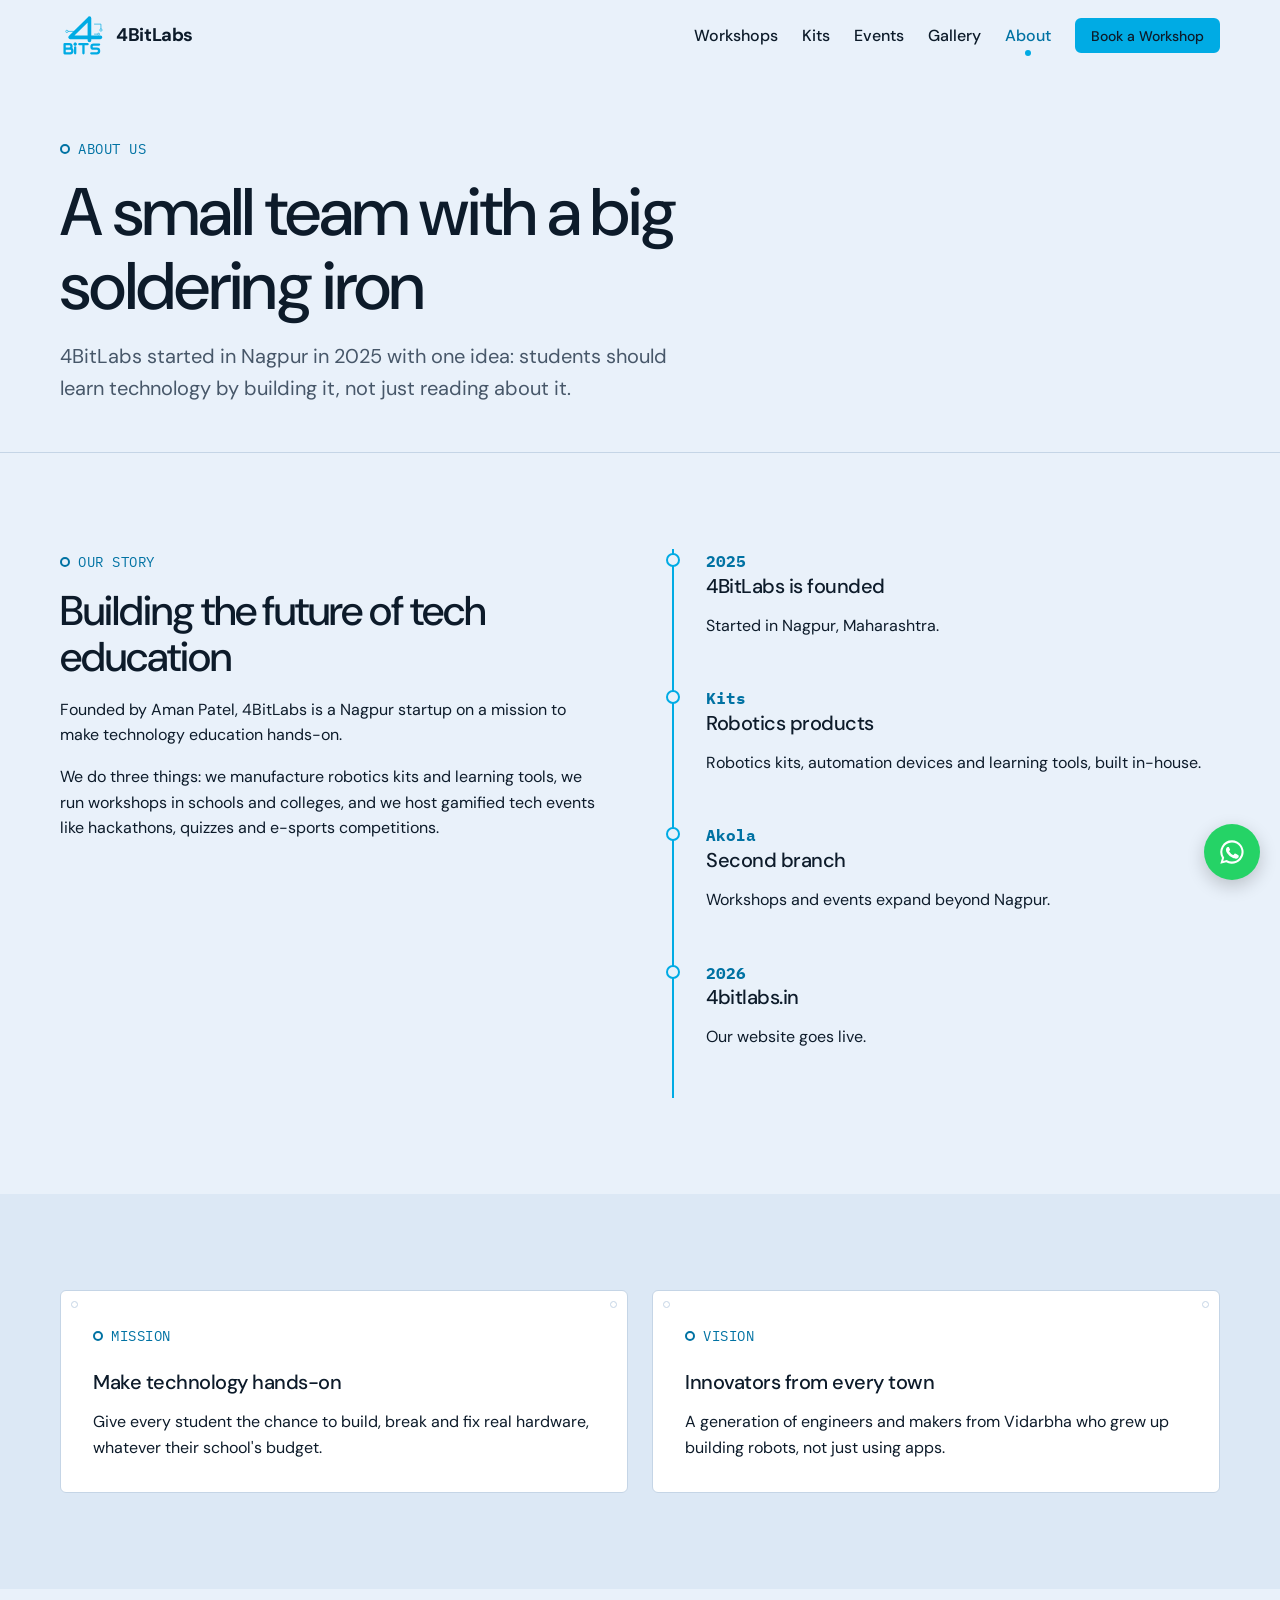
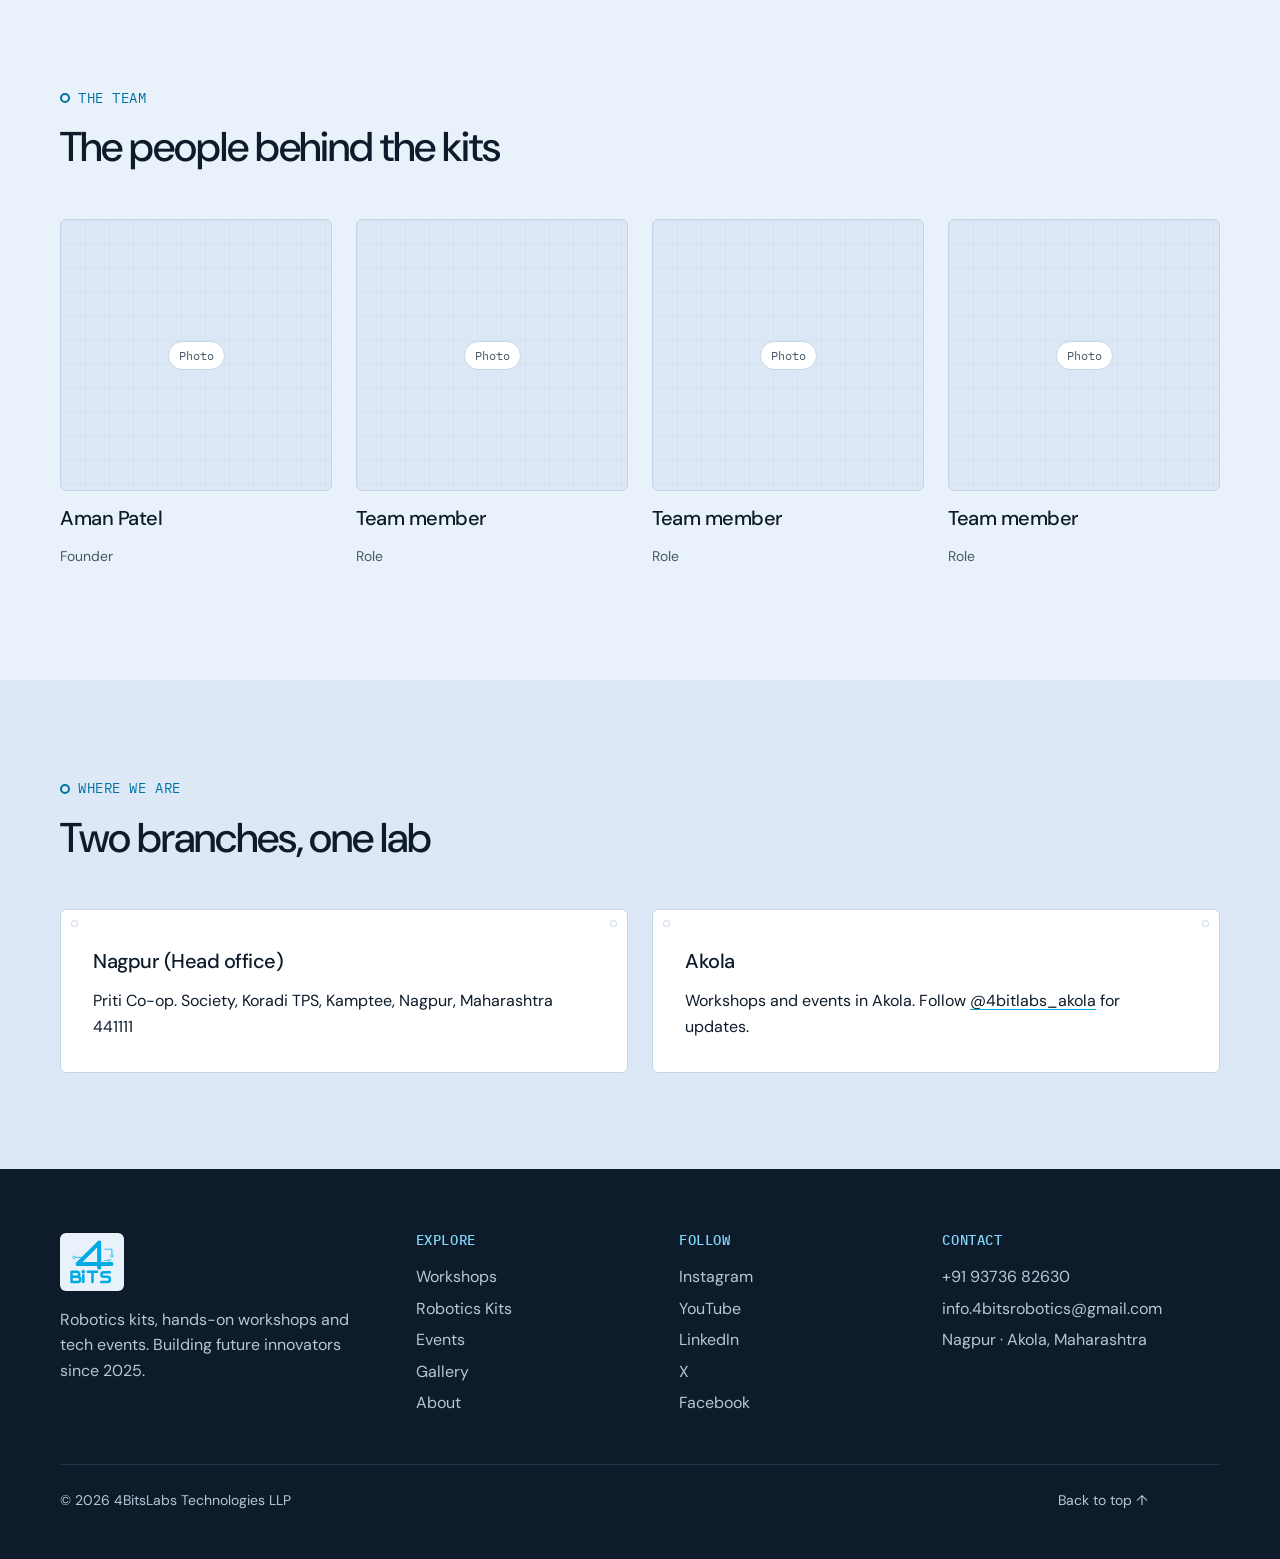
<file: about.html>
<!doctype html>
<html lang="en">
<head>
  <meta charset="utf-8">
  <meta name="viewport" content="width=device-width, initial-scale=1">
  <title>About 4BitLabs | Robotics & STEM Education, Nagpur</title>
  <meta name="description" content="4BitLabs is a Nagpur startup founded in 2025 to make robotics and coding hands-on, practical and fun for students.">
  <link rel="canonical" href="https://4bitlabs.in/about.html">
  <meta property="og:type" content="website">
  <meta property="og:site_name" content="4BitLabs">
  <meta property="og:title" content="About 4BitLabs | Robotics & STEM Education, Nagpur">
  <meta property="og:description" content="4BitLabs is a Nagpur startup founded in 2025 to make robotics and coding hands-on, practical and fun for students.">
  <meta property="og:url" content="https://4bitlabs.in/about.html">
  <meta name="theme-color" content="#00abe4">
  <link rel="icon" href="images/favicon.svg" type="image/svg+xml">
  <link rel="preconnect" href="https://fonts.googleapis.com">
  <link rel="preconnect" href="https://fonts.gstatic.com" crossorigin>
  <link rel="stylesheet" href="https://fonts.googleapis.com/css2?family=DM+Sans:opsz,wght@9..40,400..700&family=IBM+Plex+Mono:wght@400;500&display=swap">
  <link rel="stylesheet" href="css/styles.css">
  <script src="js/main.js" defer></script>
</head>
<body>
  <a class="skip-link" href="#main">Skip to content</a>

  <header class="site-header">
    <div class="wrap">
      <a class="brand" href="index.html">
        <img src="images/logo.svg" alt="" width="46" height="41">
        <span>4BitLabs</span>
      </a>
      <button class="nav-toggle" type="button" aria-expanded="false" aria-controls="site-nav" aria-label="Open menu"><span></span></button>
      <nav class="site-nav" id="site-nav" aria-label="Main">
        <ul class="nav-list">
        <li><a href="workshops.html">Workshops</a></li>
        <li><a href="kits.html">Kits</a></li>
        <li><a href="events.html">Events</a></li>
        <li><a href="gallery.html">Gallery</a></li>
        <li><a href="about.html" aria-current="page">About</a></li>
        <li><a class="btn btn--primary btn--small" href="contact.html">Book a Workshop</a></li>
        </ul>
      </nav>
    </div>
  </header>

  <main id="main">
    <section class="page-hero">
      <div class="wrap">
        <p class="label">About us</p>
        <h1>A small team with a big soldering iron</h1>
        <p class="lead">4BitLabs started in Nagpur in 2025 with one idea: students should learn technology by building it, not just reading about it.</p>
      </div>
    </section>

    <section class="section">
      <div class="wrap grid grid-2" style="gap: var(--s-8)">
        <div class="reveal">
          <p class="label">Our story</p>
          <h2>Building the future of tech education</h2>
          <p>Founded by Aman Patel, 4BitLabs is a Nagpur startup on a mission to make technology education hands-on.</p>
          <p>We do three things: we manufacture robotics kits and learning tools, we run workshops in schools and colleges, and we host gamified tech events like hackathons, quizzes and e-sports competitions.</p>
        </div>
        <ol class="timeline reveal">
          <li><b>2025</b><h3>4BitLabs is founded</h3><p>Started in Nagpur, Maharashtra.</p></li>
          <li><b>Kits</b><h3>Robotics products</h3><p>Robotics kits, automation devices and learning tools, built in-house.</p></li>
          <li><b>Akola</b><h3>Second branch</h3><p>Workshops and events expand beyond Nagpur.</p></li>
          <li><b>2026</b><h3>4bitlabs.in</h3><p>Our website goes live.</p></li>
        </ol>
      </div>
    </section>

    <section class="section section--alt">
      <div class="wrap grid grid-2">
        <div class="card reveal">
          <p class="label">Mission</p>
          <h3>Make technology hands-on</h3>
          <p>Give every student the chance to build, break and fix real hardware, whatever their school's budget.</p>
        </div>
        <div class="card reveal">
          <p class="label">Vision</p>
          <h3>Innovators from every town</h3>
          <p>A generation of engineers and makers from Vidarbha who grew up building robots, not just using apps.</p>
        </div>
      </div>
    </section>

    <section class="section" aria-labelledby="team">
      <div class="wrap">
        <div class="section-head reveal">
          <p class="label">The team</p>
          <h2 id="team">The people behind the kits</h2>
        </div>
        <div class="grid grid-4">
          <article class="person reveal">
            <figure class="photo"><figcaption>Photo</figcaption></figure>
            <h3>Aman Patel</h3>
            <p>Founder</p>
          </article>
          <article class="person reveal">
            <figure class="photo"><figcaption>Photo</figcaption></figure>
            <h3>Team member</h3>
            <p>Role</p>
          </article>
          <article class="person reveal">
            <figure class="photo"><figcaption>Photo</figcaption></figure>
            <h3>Team member</h3>
            <p>Role</p>
          </article>
          <article class="person reveal">
            <figure class="photo"><figcaption>Photo</figcaption></figure>
            <h3>Team member</h3>
            <p>Role</p>
          </article>
        </div>
      </div>
    </section>

    <section class="section section--alt" aria-labelledby="branches">
      <div class="wrap">
        <div class="section-head reveal">
          <p class="label">Where we are</p>
          <h2 id="branches">Two branches, one lab</h2>
        </div>
        <div class="grid grid-2">
          <div class="card reveal">
            <h3>Nagpur (Head office)</h3>
            <p>Priti Co-op. Society, Koradi TPS, Kamptee, Nagpur, Maharashtra 441111</p>
          </div>
          <div class="card reveal">
            <h3>Akola</h3>
            <p>Workshops and events in Akola. Follow <a href="https://www.instagram.com/4bitlabs_akola" rel="noopener" target="_blank">@4bitlabs_akola</a> for updates.</p>
          </div>
        </div>
      </div>
    </section>
  </main>

  <footer class="site-footer">
    <div class="wrap">
      <div class="footer-grid">
        <div class="footer-brand">
          <img src="images/logo.svg" alt="4BitLabs" width="64" height="58" loading="lazy">
          <p>Robotics kits, hands-on workshops and tech events. Building future innovators since 2025.</p>
        </div>
        <div>
          <h2>Explore</h2>
          <ul>
            <li><a href="workshops.html">Workshops</a></li>
            <li><a href="kits.html">Robotics Kits</a></li>
            <li><a href="events.html">Events</a></li>
            <li><a href="gallery.html">Gallery</a></li>
            <li><a href="about.html">About</a></li>
          </ul>
        </div>
        <div>
          <h2>Follow</h2>
          <ul>
            <li><a href="https://www.instagram.com/4bitlabs_official" rel="noopener" target="_blank">Instagram</a></li>
            <li><a href="https://www.youtube.com/@4bitlabsnagpur" rel="noopener" target="_blank">YouTube</a></li>
            <li><a href="https://www.linkedin.com/company/4bitlab/" rel="noopener" target="_blank">LinkedIn</a></li>
            <li><a href="https://x.com/4bitlabs_" rel="noopener" target="_blank">X</a></li>
            <li><a href="https://www.facebook.com/people/4BitLabs/61578198935485/" rel="noopener" target="_blank">Facebook</a></li>
          </ul>
        </div>
        <div>
          <h2>Contact</h2>
          <ul>
            <li><a href="tel:+919373682630">+91 93736 82630</a></li>
            <li><a href="mailto:info.4bitsrobotics@gmail.com">info.4bitsrobotics@gmail.com</a></li>
            <li>Nagpur · Akola, Maharashtra</li>
          </ul>
        </div>
      </div>
      <div class="footer-bottom">
        <p>© <span data-year>2026</span> 4BitsLabs Technologies LLP</p>
        <p><a href="#main">Back to top ↑</a></p>
      </div>
    </div>
  </footer>

  <a class="wa-float" href="https://wa.me/919373682630?text=Hi%204BitLabs%2C%20I%20have%20a%20question" rel="noopener" target="_blank" aria-label="Chat with us on WhatsApp">
    <svg viewBox="0 0 24 24" fill="currentColor" aria-hidden="true"><path d="M12 2a10 10 0 0 0-8.6 15.1L2 22l5-1.3A10 10 0 1 0 12 2zm0 18.2a8.2 8.2 0 0 1-4.2-1.1l-.3-.2-3 .8.8-2.9-.2-.3A8.2 8.2 0 1 1 12 20.2zm4.5-6.1c-.2-.1-1.5-.7-1.7-.8s-.4-.1-.6.1-.7.8-.8 1-.3.2-.5.1a6.7 6.7 0 0 1-3.3-2.9c-.3-.4.3-.4.7-1.3.1-.2 0-.3 0-.4l-.8-1.8c-.2-.5-.4-.4-.6-.4h-.5a1 1 0 0 0-.7.3 3 3 0 0 0-.9 2.2 5.2 5.2 0 0 0 1.1 2.8 11.9 11.9 0 0 0 4.6 4c1.7.7 2.4.8 3.2.7a2.8 2.8 0 0 0 1.9-1.3 2.3 2.3 0 0 0 .2-1.3c-.1-.1-.3-.2-.5-.3z"/></svg>
  </a>
</body>
</html>
</file>
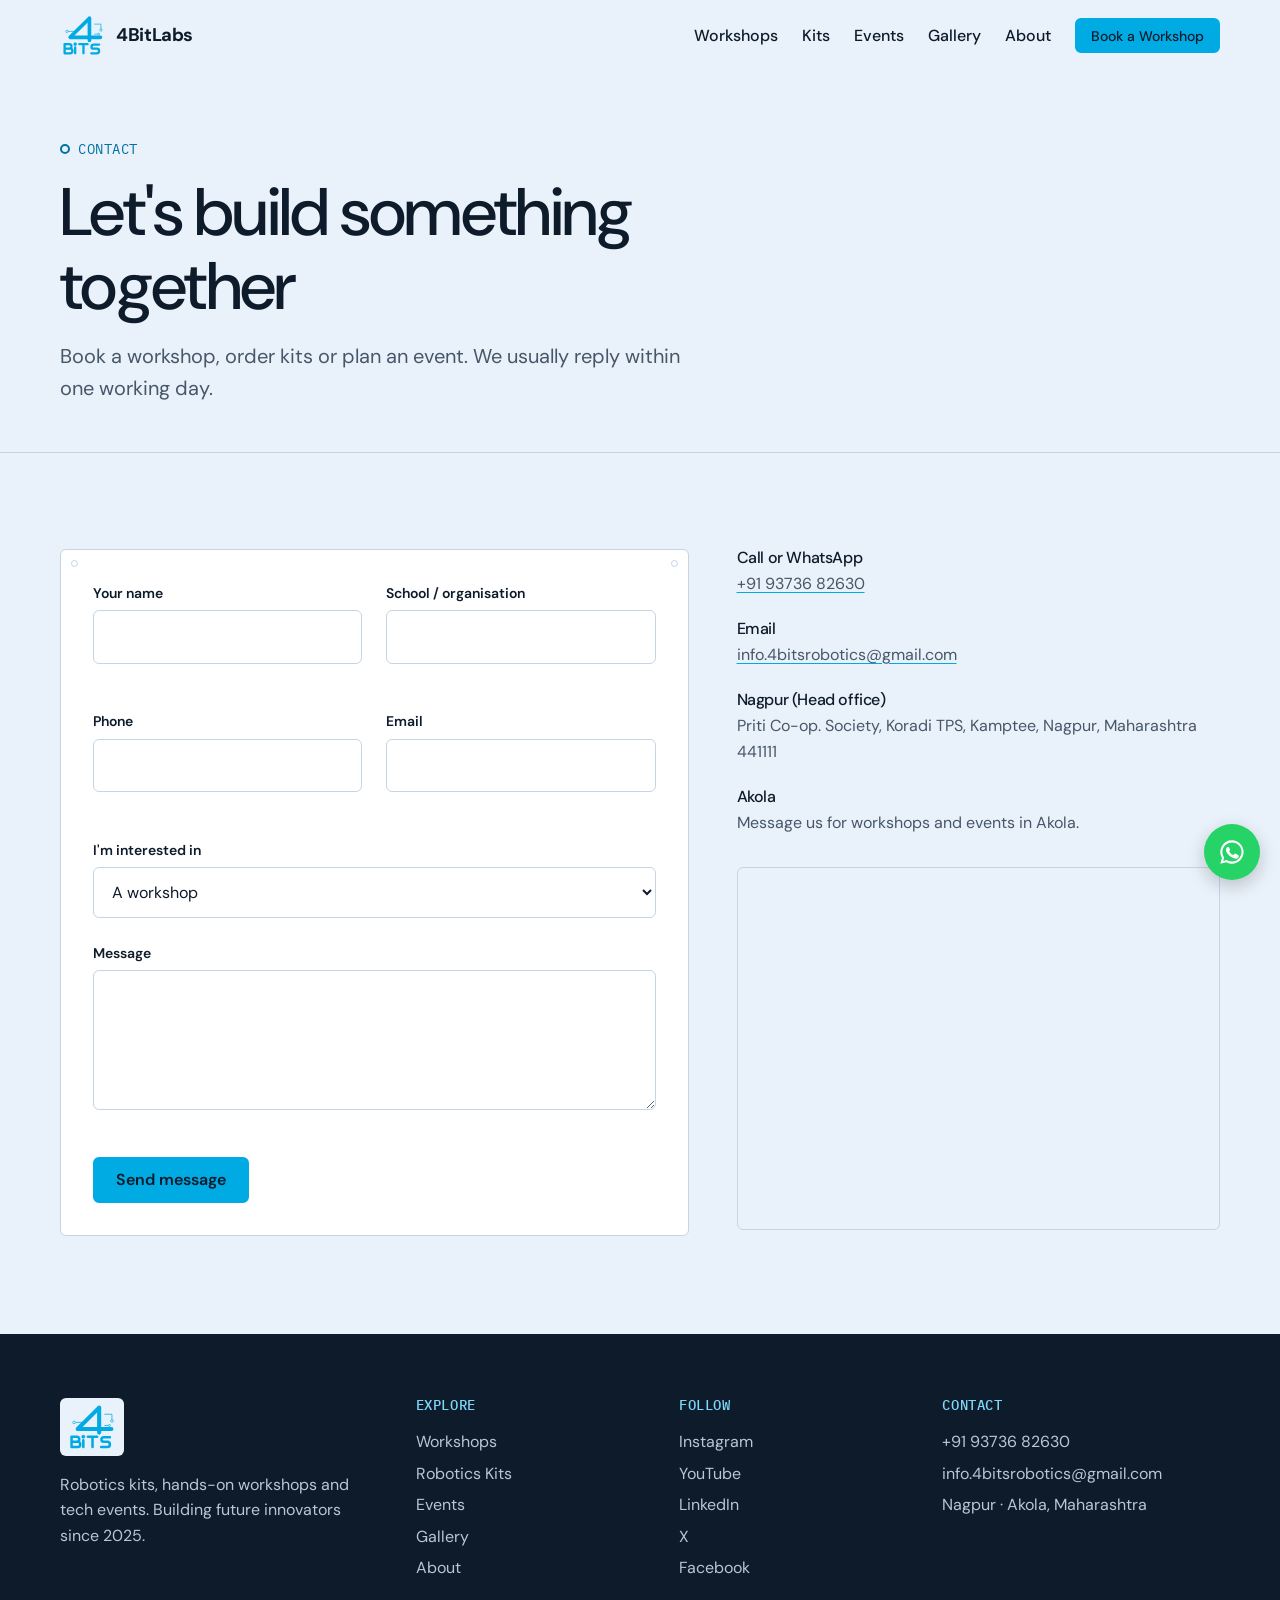
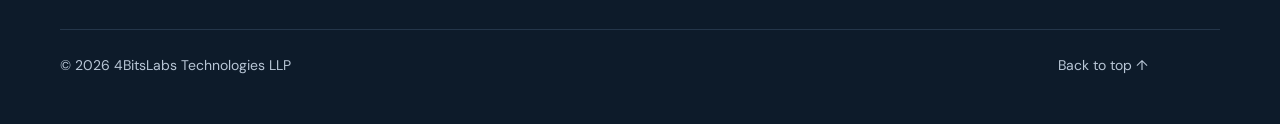
<file: contact.html>
<!doctype html>
<html lang="en">
<head>
  <meta charset="utf-8">
  <meta name="viewport" content="width=device-width, initial-scale=1">
  <title>Contact 4BitLabs | Book a Workshop</title>
  <meta name="description" content="Contact 4BitLabs in Nagpur or Akola to book a workshop, buy a robotics kit or partner on an event.">
  <link rel="canonical" href="https://4bitlabs.in/contact.html">
  <meta property="og:type" content="website">
  <meta property="og:site_name" content="4BitLabs">
  <meta property="og:title" content="Contact 4BitLabs | Book a Workshop">
  <meta property="og:description" content="Contact 4BitLabs in Nagpur or Akola to book a workshop, buy a robotics kit or partner on an event.">
  <meta property="og:url" content="https://4bitlabs.in/contact.html">
  <meta name="theme-color" content="#00abe4">
  <link rel="icon" href="images/favicon.svg" type="image/svg+xml">
  <link rel="preconnect" href="https://fonts.googleapis.com">
  <link rel="preconnect" href="https://fonts.gstatic.com" crossorigin>
  <link rel="stylesheet" href="https://fonts.googleapis.com/css2?family=DM+Sans:opsz,wght@9..40,400..700&family=IBM+Plex+Mono:wght@400;500&display=swap">
  <link rel="stylesheet" href="css/styles.css">
  <script src="js/main.js" defer></script>
</head>
<body>
  <a class="skip-link" href="#main">Skip to content</a>

  <header class="site-header">
    <div class="wrap">
      <a class="brand" href="index.html">
        <img src="images/logo.svg" alt="" width="46" height="41">
        <span>4BitLabs</span>
      </a>
      <button class="nav-toggle" type="button" aria-expanded="false" aria-controls="site-nav" aria-label="Open menu"><span></span></button>
      <nav class="site-nav" id="site-nav" aria-label="Main">
        <ul class="nav-list">
        <li><a href="workshops.html">Workshops</a></li>
        <li><a href="kits.html">Kits</a></li>
        <li><a href="events.html">Events</a></li>
        <li><a href="gallery.html">Gallery</a></li>
        <li><a href="about.html">About</a></li>
        <li><a class="btn btn--primary btn--small" href="contact.html" aria-current="page">Book a Workshop</a></li>
        </ul>
      </nav>
    </div>
  </header>

  <main id="main">
    <section class="page-hero">
      <div class="wrap">
        <p class="label">Contact</p>
        <h1>Let's build something together</h1>
        <p class="lead">Book a workshop, order kits or plan an event. We usually reply within one working day.</p>
      </div>
    </section>

    <section class="section">
      <div class="wrap contact-grid">
        <form class="form card" id="contact-form" action="https://formspree.io/f/YOUR_FORM_ID" method="POST" novalidate>
          <div class="form-row">
            <div class="field">
              <label for="name">Your name</label>
              <input id="name" name="name" type="text" autocomplete="name" required>
              <p class="field-error" id="name-error"></p>
            </div>
            <div class="field">
              <label for="org">School / organisation</label>
              <input id="org" name="organisation" type="text" autocomplete="organization">
              <p class="field-error" id="org-error"></p>
            </div>
          </div>
          <div class="form-row">
            <div class="field">
              <label for="phone">Phone</label>
              <input id="phone" name="phone" type="tel" autocomplete="tel" inputmode="tel" required>
              <p class="field-error" id="phone-error"></p>
            </div>
            <div class="field">
              <label for="email">Email</label>
              <input id="email" name="email" type="email" autocomplete="email" required>
              <p class="field-error" id="email-error"></p>
            </div>
          </div>
          <div class="field">
            <label for="topic">I'm interested in</label>
            <select id="topic" name="topic">
              <option>A workshop</option>
              <option>Robotics kits</option>
              <option>Hosting an event</option>
              <option>Partnership / collaboration</option>
              <option>Something else</option>
            </select>
          </div>
          <div class="field">
            <label for="message">Message</label>
            <textarea id="message" name="message" required></textarea>
            <p class="field-error" id="message-error"></p>
          </div>
          <input type="text" name="_gotcha" tabindex="-1" autocomplete="off" hidden>
          <div>
            <button class="btn btn--primary" type="submit">Send message</button>
          </div>
          <p class="form-status" role="status" aria-live="polite"></p>
        </form>

        <div>
          <ul class="contact-list">
            <li>
              <h3>Call or WhatsApp</h3>
              <p><a href="tel:+919373682630">+91 93736 82630</a></p>
            </li>
            <li>
              <h3>Email</h3>
              <p><a href="mailto:info.4bitsrobotics@gmail.com">info.4bitsrobotics@gmail.com</a></p>
            </li>
            <li>
              <h3>Nagpur (Head office)</h3>
              <p>Priti Co-op. Society, Koradi TPS, Kamptee, Nagpur, Maharashtra 441111</p>
            </li>
            <li>
              <h3>Akola</h3>
              <p>Message us for workshops and events in Akola.</p>
            </li>
          </ul>
          <iframe class="map" style="margin-top: var(--s-4)" title="Map showing Koradi, Nagpur" loading="lazy" referrerpolicy="no-referrer-when-downgrade" src="https://www.google.com/maps?q=Koradi%20TPS%2C%20Nagpur%2C%20Maharashtra%20441111&amp;output=embed"></iframe>
        </div>
      </div>
    </section>
  </main>

  <footer class="site-footer">
    <div class="wrap">
      <div class="footer-grid">
        <div class="footer-brand">
          <img src="images/logo.svg" alt="4BitLabs" width="64" height="58" loading="lazy">
          <p>Robotics kits, hands-on workshops and tech events. Building future innovators since 2025.</p>
        </div>
        <div>
          <h2>Explore</h2>
          <ul>
            <li><a href="workshops.html">Workshops</a></li>
            <li><a href="kits.html">Robotics Kits</a></li>
            <li><a href="events.html">Events</a></li>
            <li><a href="gallery.html">Gallery</a></li>
            <li><a href="about.html">About</a></li>
          </ul>
        </div>
        <div>
          <h2>Follow</h2>
          <ul>
            <li><a href="https://www.instagram.com/4bitlabs_official" rel="noopener" target="_blank">Instagram</a></li>
            <li><a href="https://www.youtube.com/@4bitlabsnagpur" rel="noopener" target="_blank">YouTube</a></li>
            <li><a href="https://www.linkedin.com/company/4bitlab/" rel="noopener" target="_blank">LinkedIn</a></li>
            <li><a href="https://x.com/4bitlabs_" rel="noopener" target="_blank">X</a></li>
            <li><a href="https://www.facebook.com/people/4BitLabs/61578198935485/" rel="noopener" target="_blank">Facebook</a></li>
          </ul>
        </div>
        <div>
          <h2>Contact</h2>
          <ul>
            <li><a href="tel:+919373682630">+91 93736 82630</a></li>
            <li><a href="mailto:info.4bitsrobotics@gmail.com">info.4bitsrobotics@gmail.com</a></li>
            <li>Nagpur · Akola, Maharashtra</li>
          </ul>
        </div>
      </div>
      <div class="footer-bottom">
        <p>© <span data-year>2026</span> 4BitsLabs Technologies LLP</p>
        <p><a href="#main">Back to top ↑</a></p>
      </div>
    </div>
  </footer>

  <a class="wa-float" href="https://wa.me/919373682630?text=Hi%204BitLabs%2C%20I%20have%20a%20question" rel="noopener" target="_blank" aria-label="Chat with us on WhatsApp">
    <svg viewBox="0 0 24 24" fill="currentColor" aria-hidden="true"><path d="M12 2a10 10 0 0 0-8.6 15.1L2 22l5-1.3A10 10 0 1 0 12 2zm0 18.2a8.2 8.2 0 0 1-4.2-1.1l-.3-.2-3 .8.8-2.9-.2-.3A8.2 8.2 0 1 1 12 20.2zm4.5-6.1c-.2-.1-1.5-.7-1.7-.8s-.4-.1-.6.1-.7.8-.8 1-.3.2-.5.1a6.7 6.7 0 0 1-3.3-2.9c-.3-.4.3-.4.7-1.3.1-.2 0-.3 0-.4l-.8-1.8c-.2-.5-.4-.4-.6-.4h-.5a1 1 0 0 0-.7.3 3 3 0 0 0-.9 2.2 5.2 5.2 0 0 0 1.1 2.8 11.9 11.9 0 0 0 4.6 4c1.7.7 2.4.8 3.2.7a2.8 2.8 0 0 0 1.9-1.3 2.3 2.3 0 0 0 .2-1.3c-.1-.1-.3-.2-.5-.3z"/></svg>
  </a>
</body>
</html>
</file>
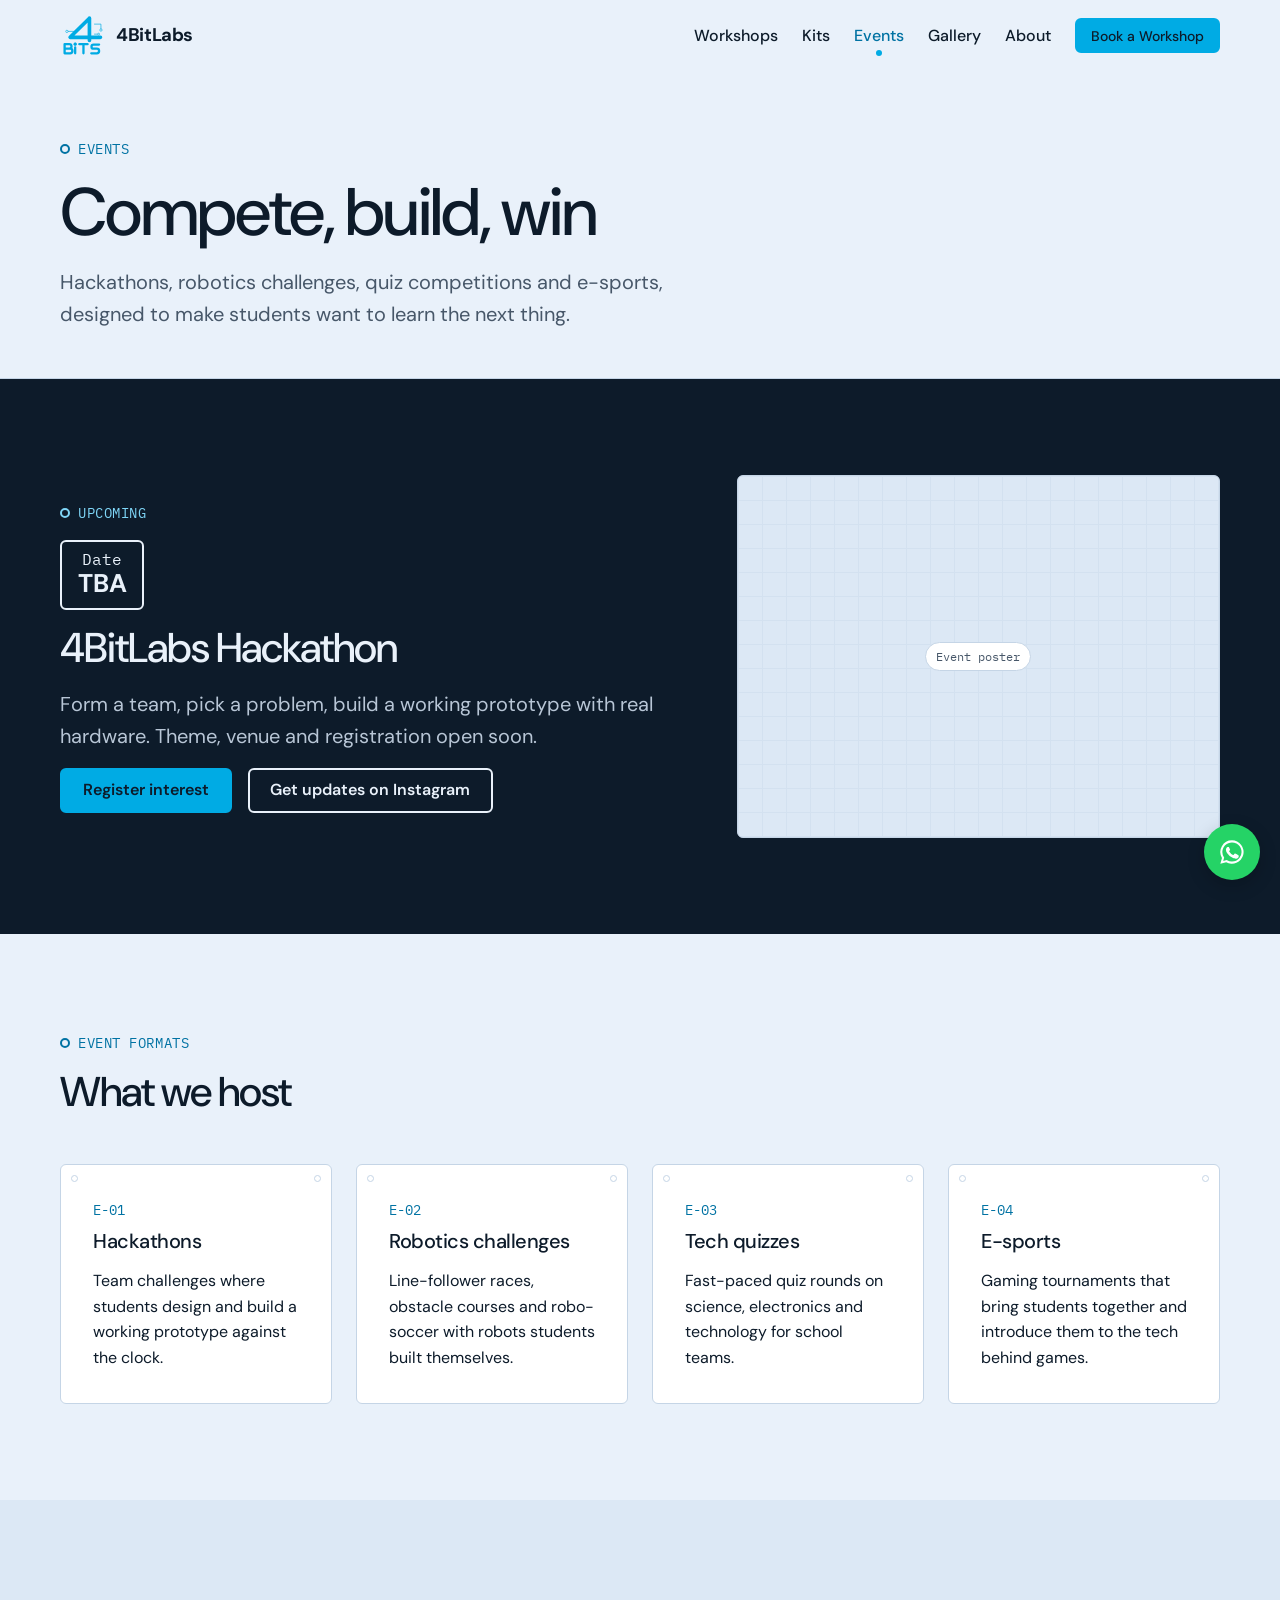
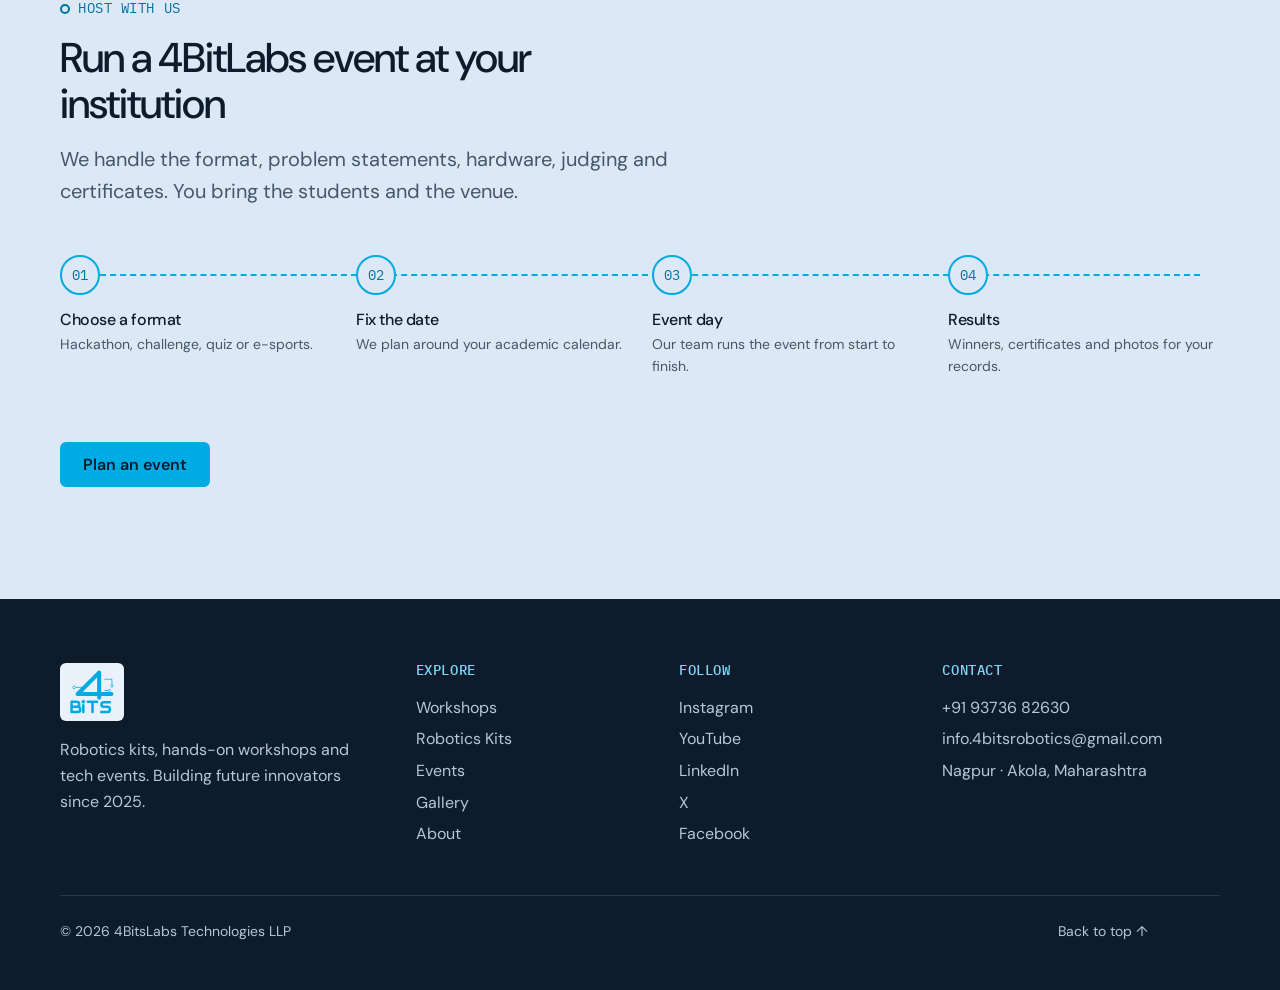
<file: events.html>
<!doctype html>
<html lang="en">
<head>
  <meta charset="utf-8">
  <meta name="viewport" content="width=device-width, initial-scale=1">
  <title>Hackathons, Quizzes & Tech Events | 4BitLabs</title>
  <meta name="description" content="Hackathons, robotics challenges, quiz competitions and e-sports events hosted by 4BitLabs for students.">
  <link rel="canonical" href="https://4bitlabs.in/events.html">
  <meta property="og:type" content="website">
  <meta property="og:site_name" content="4BitLabs">
  <meta property="og:title" content="Hackathons, Quizzes & Tech Events | 4BitLabs">
  <meta property="og:description" content="Hackathons, robotics challenges, quiz competitions and e-sports events hosted by 4BitLabs for students.">
  <meta property="og:url" content="https://4bitlabs.in/events.html">
  <meta name="theme-color" content="#00abe4">
  <link rel="icon" href="images/favicon.svg" type="image/svg+xml">
  <link rel="preconnect" href="https://fonts.googleapis.com">
  <link rel="preconnect" href="https://fonts.gstatic.com" crossorigin>
  <link rel="stylesheet" href="https://fonts.googleapis.com/css2?family=DM+Sans:opsz,wght@9..40,400..700&family=IBM+Plex+Mono:wght@400;500&display=swap">
  <link rel="stylesheet" href="css/styles.css">
  <script src="js/main.js" defer></script>
</head>
<body>
  <a class="skip-link" href="#main">Skip to content</a>

  <header class="site-header">
    <div class="wrap">
      <a class="brand" href="index.html">
        <img src="images/logo.svg" alt="" width="46" height="41">
        <span>4BitLabs</span>
      </a>
      <button class="nav-toggle" type="button" aria-expanded="false" aria-controls="site-nav" aria-label="Open menu"><span></span></button>
      <nav class="site-nav" id="site-nav" aria-label="Main">
        <ul class="nav-list">
        <li><a href="workshops.html">Workshops</a></li>
        <li><a href="kits.html">Kits</a></li>
        <li><a href="events.html" aria-current="page">Events</a></li>
        <li><a href="gallery.html">Gallery</a></li>
        <li><a href="about.html">About</a></li>
        <li><a class="btn btn--primary btn--small" href="contact.html">Book a Workshop</a></li>
        </ul>
      </nav>
    </div>
  </header>

  <main id="main">
    <section class="page-hero">
      <div class="wrap">
        <p class="label">Events</p>
        <h1>Compete, build, win</h1>
        <p class="lead">Hackathons, robotics challenges, quiz competitions and e-sports, designed to make students want to learn the next thing.</p>
      </div>
    </section>

    <section class="section section--dark" aria-labelledby="upcoming">
      <div class="wrap event-banner">
        <div class="reveal">
          <p class="label">Upcoming</p>
          <div class="event-date"><span>Date</span><b>TBA</b></div>
          <h2 id="upcoming">4BitLabs Hackathon</h2>
          <p class="lead">Form a team, pick a problem, build a working prototype with real hardware. Theme, venue and registration open soon.</p>
          <div class="btn-row">
            <a class="btn btn--primary" href="contact.html?workshop=Hackathon%20registration">Register interest</a>
            <a class="btn btn--light" href="https://www.instagram.com/4bitlabs_official" rel="noopener" target="_blank">Get updates on Instagram</a>
          </div>
        </div>
        <figure class="photo reveal"><figcaption>Event poster</figcaption></figure>
      </div>
    </section>

    <section class="section" aria-labelledby="formats">
      <div class="wrap">
        <div class="section-head reveal">
          <p class="label">Event formats</p>
          <h2 id="formats">What we host</h2>
        </div>
        <div class="grid grid-4">
          <article class="card reveal">
            <span class="card-num">E-01</span>
            <h3>Hackathons</h3>
            <p>Team challenges where students design and build a working prototype against the clock.</p>
          </article>
          <article class="card reveal">
            <span class="card-num">E-02</span>
            <h3>Robotics challenges</h3>
            <p>Line-follower races, obstacle courses and robo-soccer with robots students built themselves.</p>
          </article>
          <article class="card reveal">
            <span class="card-num">E-03</span>
            <h3>Tech quizzes</h3>
            <p>Fast-paced quiz rounds on science, electronics and technology for school teams.</p>
          </article>
          <article class="card reveal">
            <span class="card-num">E-04</span>
            <h3>E-sports</h3>
            <p>Gaming tournaments that bring students together and introduce them to the tech behind games.</p>
          </article>
        </div>
      </div>
    </section>

    <section class="section section--alt" aria-labelledby="host">
      <div class="wrap">
        <div class="section-head reveal">
          <p class="label">Host with us</p>
          <h2 id="host">Run a 4BitLabs event at your institution</h2>
          <p class="lead">We handle the format, problem statements, hardware, judging and certificates. You bring the students and the venue.</p>
        </div>
        <ol class="steps reveal">
          <li><h3>Choose a format</h3><p>Hackathon, challenge, quiz or e-sports.</p></li>
          <li><h3>Fix the date</h3><p>We plan around your academic calendar.</p></li>
          <li><h3>Event day</h3><p>Our team runs the event from start to finish.</p></li>
          <li><h3>Results</h3><p>Winners, certificates and photos for your records.</p></li>
        </ol>
        <p style="margin-top: var(--s-6)"><a class="btn btn--primary" href="contact.html?workshop=Host%20an%20event">Plan an event</a></p>
      </div>
    </section>
  </main>

  <footer class="site-footer">
    <div class="wrap">
      <div class="footer-grid">
        <div class="footer-brand">
          <img src="images/logo.svg" alt="4BitLabs" width="64" height="58" loading="lazy">
          <p>Robotics kits, hands-on workshops and tech events. Building future innovators since 2025.</p>
        </div>
        <div>
          <h2>Explore</h2>
          <ul>
            <li><a href="workshops.html">Workshops</a></li>
            <li><a href="kits.html">Robotics Kits</a></li>
            <li><a href="events.html">Events</a></li>
            <li><a href="gallery.html">Gallery</a></li>
            <li><a href="about.html">About</a></li>
          </ul>
        </div>
        <div>
          <h2>Follow</h2>
          <ul>
            <li><a href="https://www.instagram.com/4bitlabs_official" rel="noopener" target="_blank">Instagram</a></li>
            <li><a href="https://www.youtube.com/@4bitlabsnagpur" rel="noopener" target="_blank">YouTube</a></li>
            <li><a href="https://www.linkedin.com/company/4bitlab/" rel="noopener" target="_blank">LinkedIn</a></li>
            <li><a href="https://x.com/4bitlabs_" rel="noopener" target="_blank">X</a></li>
            <li><a href="https://www.facebook.com/people/4BitLabs/61578198935485/" rel="noopener" target="_blank">Facebook</a></li>
          </ul>
        </div>
        <div>
          <h2>Contact</h2>
          <ul>
            <li><a href="tel:+919373682630">+91 93736 82630</a></li>
            <li><a href="mailto:info.4bitsrobotics@gmail.com">info.4bitsrobotics@gmail.com</a></li>
            <li>Nagpur · Akola, Maharashtra</li>
          </ul>
        </div>
      </div>
      <div class="footer-bottom">
        <p>© <span data-year>2026</span> 4BitsLabs Technologies LLP</p>
        <p><a href="#main">Back to top ↑</a></p>
      </div>
    </div>
  </footer>

  <a class="wa-float" href="https://wa.me/919373682630?text=Hi%204BitLabs%2C%20I%20have%20a%20question" rel="noopener" target="_blank" aria-label="Chat with us on WhatsApp">
    <svg viewBox="0 0 24 24" fill="currentColor" aria-hidden="true"><path d="M12 2a10 10 0 0 0-8.6 15.1L2 22l5-1.3A10 10 0 1 0 12 2zm0 18.2a8.2 8.2 0 0 1-4.2-1.1l-.3-.2-3 .8.8-2.9-.2-.3A8.2 8.2 0 1 1 12 20.2zm4.5-6.1c-.2-.1-1.5-.7-1.7-.8s-.4-.1-.6.1-.7.8-.8 1-.3.2-.5.1a6.7 6.7 0 0 1-3.3-2.9c-.3-.4.3-.4.7-1.3.1-.2 0-.3 0-.4l-.8-1.8c-.2-.5-.4-.4-.6-.4h-.5a1 1 0 0 0-.7.3 3 3 0 0 0-.9 2.2 5.2 5.2 0 0 0 1.1 2.8 11.9 11.9 0 0 0 4.6 4c1.7.7 2.4.8 3.2.7a2.8 2.8 0 0 0 1.9-1.3 2.3 2.3 0 0 0 .2-1.3c-.1-.1-.3-.2-.5-.3z"/></svg>
  </a>
</body>
</html>
</file>
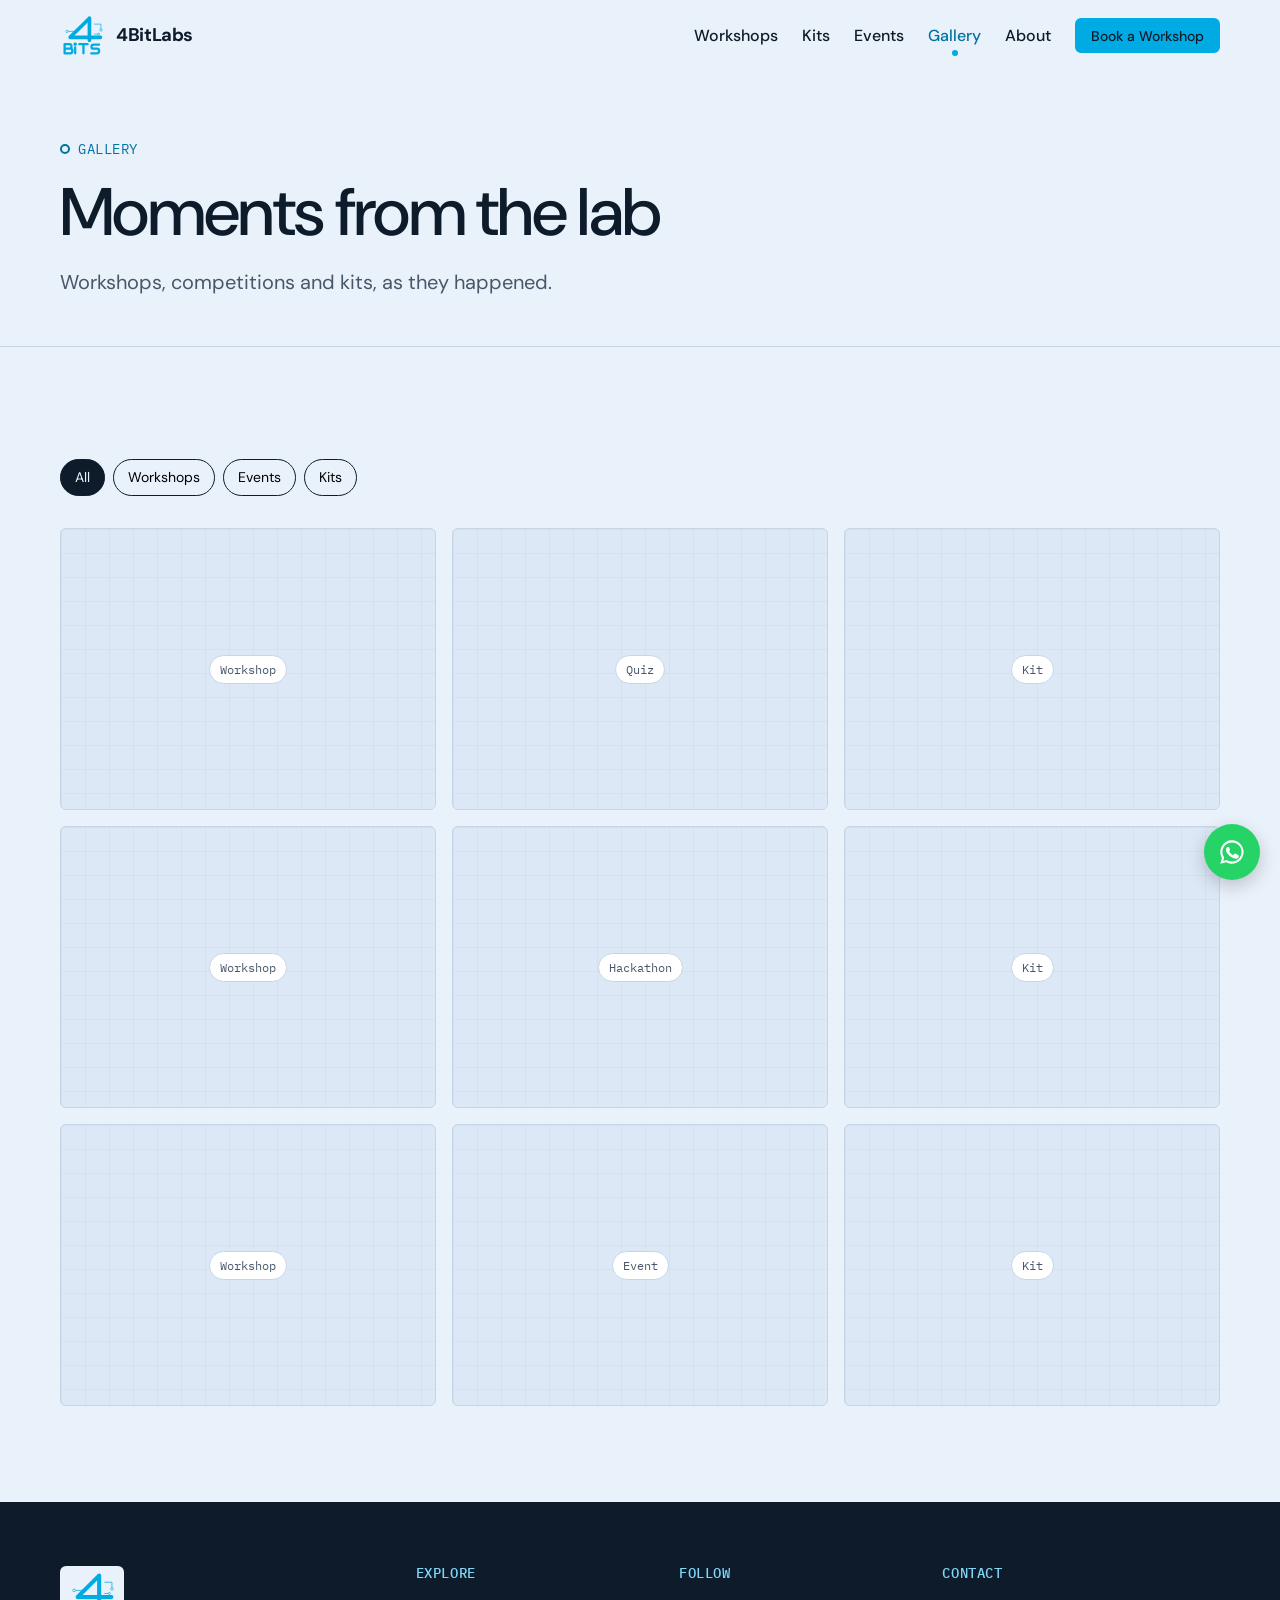
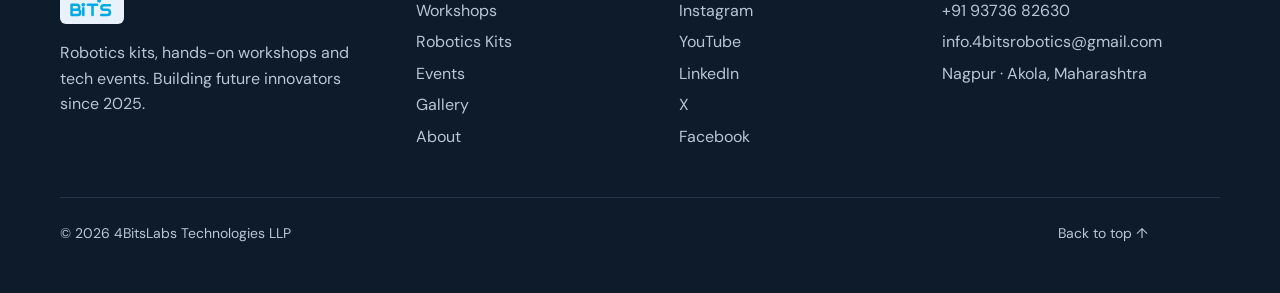
<file: gallery.html>
<!doctype html>
<html lang="en">
<head>
  <meta charset="utf-8">
  <meta name="viewport" content="width=device-width, initial-scale=1">
  <title>Gallery | 4BitLabs</title>
  <meta name="description" content="Photos from 4BitLabs workshops, events and robotics kits.">
  <link rel="canonical" href="https://4bitlabs.in/gallery.html">
  <meta property="og:type" content="website">
  <meta property="og:site_name" content="4BitLabs">
  <meta property="og:title" content="Gallery | 4BitLabs">
  <meta property="og:description" content="Photos from 4BitLabs workshops, events and robotics kits.">
  <meta property="og:url" content="https://4bitlabs.in/gallery.html">
  <meta name="theme-color" content="#00abe4">
  <link rel="icon" href="images/favicon.svg" type="image/svg+xml">
  <link rel="preconnect" href="https://fonts.googleapis.com">
  <link rel="preconnect" href="https://fonts.gstatic.com" crossorigin>
  <link rel="stylesheet" href="https://fonts.googleapis.com/css2?family=DM+Sans:opsz,wght@9..40,400..700&family=IBM+Plex+Mono:wght@400;500&display=swap">
  <link rel="stylesheet" href="css/styles.css">
  <script src="js/main.js" defer></script>
</head>
<body>
  <a class="skip-link" href="#main">Skip to content</a>

  <header class="site-header">
    <div class="wrap">
      <a class="brand" href="index.html">
        <img src="images/logo.svg" alt="" width="46" height="41">
        <span>4BitLabs</span>
      </a>
      <button class="nav-toggle" type="button" aria-expanded="false" aria-controls="site-nav" aria-label="Open menu"><span></span></button>
      <nav class="site-nav" id="site-nav" aria-label="Main">
        <ul class="nav-list">
        <li><a href="workshops.html">Workshops</a></li>
        <li><a href="kits.html">Kits</a></li>
        <li><a href="events.html">Events</a></li>
        <li><a href="gallery.html" aria-current="page">Gallery</a></li>
        <li><a href="about.html">About</a></li>
        <li><a class="btn btn--primary btn--small" href="contact.html">Book a Workshop</a></li>
        </ul>
      </nav>
    </div>
  </header>

  <main id="main">
    <section class="page-hero">
      <div class="wrap">
        <p class="label">Gallery</p>
        <h1>Moments from the lab</h1>
        <p class="lead">Workshops, competitions and kits, as they happened.</p>
      </div>
    </section>

    <section class="section">
      <div class="wrap">
        <ul class="chips" aria-label="Filter photos" data-filter-group="gallery">
          <li><button class="chip" type="button" data-filter="all" aria-pressed="true">All</button></li>
          <li><button class="chip" type="button" data-filter="workshops" aria-pressed="false">Workshops</button></li>
          <li><button class="chip" type="button" data-filter="events" aria-pressed="false">Events</button></li>
          <li><button class="chip" type="button" data-filter="kits" aria-pressed="false">Kits</button></li>
        </ul>

        <div class="gallery" data-filter-items="gallery">
          <figure class="gallery-item" data-category="workshops"><button type="button" data-caption="Robotics workshop, Nagpur"><span class="photo"><span class="photo-tag">Workshop</span></span></button></figure>
          <figure class="gallery-item" data-category="events"><button type="button" data-caption="Quiz competition"><span class="photo"><span class="photo-tag">Quiz</span></span></button></figure>
          <figure class="gallery-item" data-category="kits"><button type="button" data-caption="Kit unboxing"><span class="photo"><span class="photo-tag">Kit</span></span></button></figure>
          <figure class="gallery-item" data-category="workshops"><button type="button" data-caption="Students wiring their first circuit"><span class="photo"><span class="photo-tag">Workshop</span></span></button></figure>
          <figure class="gallery-item" data-category="events"><button type="button" data-caption="Hackathon team at work"><span class="photo"><span class="photo-tag">Hackathon</span></span></button></figure>
          <figure class="gallery-item" data-category="kits"><button type="button" data-caption="Inside the Starter Robotics Kit"><span class="photo"><span class="photo-tag">Kit</span></span></button></figure>
          <figure class="gallery-item" data-category="workshops"><button type="button" data-caption="Workshop in Akola"><span class="photo"><span class="photo-tag">Workshop</span></span></button></figure>
          <figure class="gallery-item" data-category="events"><button type="button" data-caption="Prize distribution"><span class="photo"><span class="photo-tag">Event</span></span></button></figure>
          <figure class="gallery-item" data-category="kits"><button type="button" data-caption="Line follower on the test track"><span class="photo"><span class="photo-tag">Kit</span></span></button></figure>
        </div>
        <p class="filter-empty" hidden>No photos in this category yet.</p>
      </div>
    </section>

    <dialog class="lightbox" aria-label="Photo viewer">
      <div class="photo" data-lightbox-media></div>
      <div class="lightbox-bar">
        <p data-lightbox-caption></p>
        <button class="btn btn--small" type="button" data-lightbox-close>Close</button>
      </div>
    </dialog>
  </main>

  <footer class="site-footer">
    <div class="wrap">
      <div class="footer-grid">
        <div class="footer-brand">
          <img src="images/logo.svg" alt="4BitLabs" width="64" height="58" loading="lazy">
          <p>Robotics kits, hands-on workshops and tech events. Building future innovators since 2025.</p>
        </div>
        <div>
          <h2>Explore</h2>
          <ul>
            <li><a href="workshops.html">Workshops</a></li>
            <li><a href="kits.html">Robotics Kits</a></li>
            <li><a href="events.html">Events</a></li>
            <li><a href="gallery.html">Gallery</a></li>
            <li><a href="about.html">About</a></li>
          </ul>
        </div>
        <div>
          <h2>Follow</h2>
          <ul>
            <li><a href="https://www.instagram.com/4bitlabs_official" rel="noopener" target="_blank">Instagram</a></li>
            <li><a href="https://www.youtube.com/@4bitlabsnagpur" rel="noopener" target="_blank">YouTube</a></li>
            <li><a href="https://www.linkedin.com/company/4bitlab/" rel="noopener" target="_blank">LinkedIn</a></li>
            <li><a href="https://x.com/4bitlabs_" rel="noopener" target="_blank">X</a></li>
            <li><a href="https://www.facebook.com/people/4BitLabs/61578198935485/" rel="noopener" target="_blank">Facebook</a></li>
          </ul>
        </div>
        <div>
          <h2>Contact</h2>
          <ul>
            <li><a href="tel:+919373682630">+91 93736 82630</a></li>
            <li><a href="mailto:info.4bitsrobotics@gmail.com">info.4bitsrobotics@gmail.com</a></li>
            <li>Nagpur · Akola, Maharashtra</li>
          </ul>
        </div>
      </div>
      <div class="footer-bottom">
        <p>© <span data-year>2026</span> 4BitsLabs Technologies LLP</p>
        <p><a href="#main">Back to top ↑</a></p>
      </div>
    </div>
  </footer>

  <a class="wa-float" href="https://wa.me/919373682630?text=Hi%204BitLabs%2C%20I%20have%20a%20question" rel="noopener" target="_blank" aria-label="Chat with us on WhatsApp">
    <svg viewBox="0 0 24 24" fill="currentColor" aria-hidden="true"><path d="M12 2a10 10 0 0 0-8.6 15.1L2 22l5-1.3A10 10 0 1 0 12 2zm0 18.2a8.2 8.2 0 0 1-4.2-1.1l-.3-.2-3 .8.8-2.9-.2-.3A8.2 8.2 0 1 1 12 20.2zm4.5-6.1c-.2-.1-1.5-.7-1.7-.8s-.4-.1-.6.1-.7.8-.8 1-.3.2-.5.1a6.7 6.7 0 0 1-3.3-2.9c-.3-.4.3-.4.7-1.3.1-.2 0-.3 0-.4l-.8-1.8c-.2-.5-.4-.4-.6-.4h-.5a1 1 0 0 0-.7.3 3 3 0 0 0-.9 2.2 5.2 5.2 0 0 0 1.1 2.8 11.9 11.9 0 0 0 4.6 4c1.7.7 2.4.8 3.2.7a2.8 2.8 0 0 0 1.9-1.3 2.3 2.3 0 0 0 .2-1.3c-.1-.1-.3-.2-.5-.3z"/></svg>
  </a>
</body>
</html>
</file>
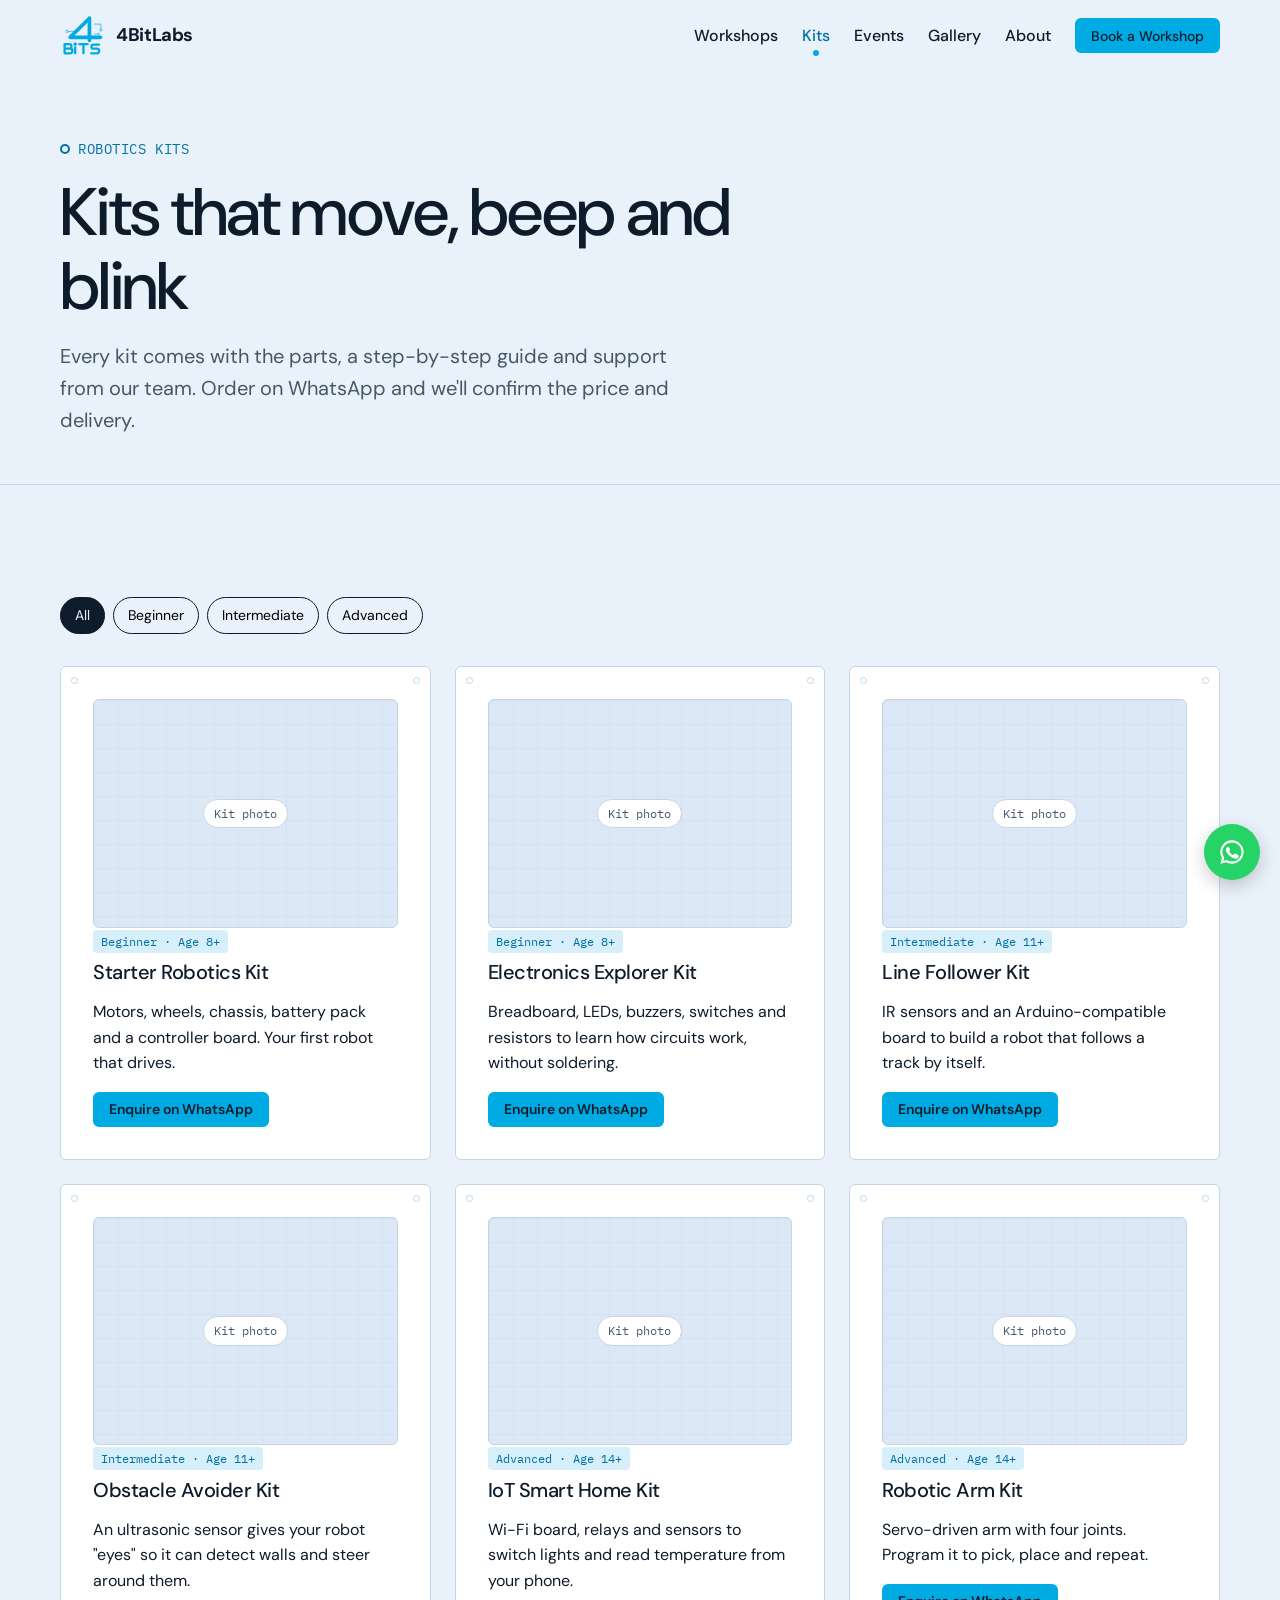
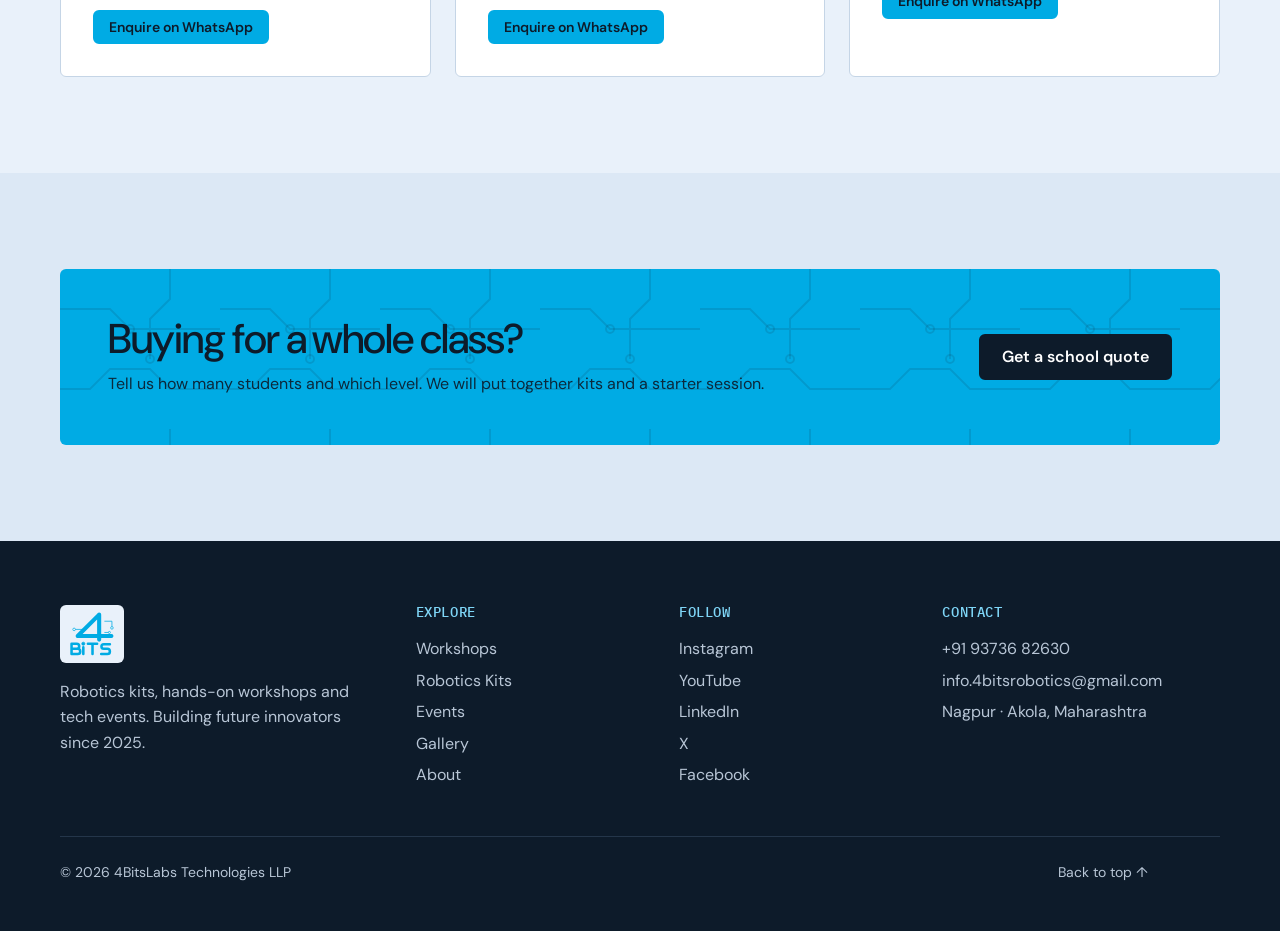
<file: kits.html>
<!doctype html>
<html lang="en">
<head>
  <meta charset="utf-8">
  <meta name="viewport" content="width=device-width, initial-scale=1">
  <title>Robotics Kits for Students | 4BitLabs</title>
  <meta name="description" content="Robotics and electronics kits designed in Nagpur for students who learn by building. Enquire on WhatsApp.">
  <link rel="canonical" href="https://4bitlabs.in/kits.html">
  <meta property="og:type" content="website">
  <meta property="og:site_name" content="4BitLabs">
  <meta property="og:title" content="Robotics Kits for Students | 4BitLabs">
  <meta property="og:description" content="Robotics and electronics kits designed in Nagpur for students who learn by building. Enquire on WhatsApp.">
  <meta property="og:url" content="https://4bitlabs.in/kits.html">
  <meta name="theme-color" content="#00abe4">
  <link rel="icon" href="images/favicon.svg" type="image/svg+xml">
  <link rel="preconnect" href="https://fonts.googleapis.com">
  <link rel="preconnect" href="https://fonts.gstatic.com" crossorigin>
  <link rel="stylesheet" href="https://fonts.googleapis.com/css2?family=DM+Sans:opsz,wght@9..40,400..700&family=IBM+Plex+Mono:wght@400;500&display=swap">
  <link rel="stylesheet" href="css/styles.css">
  <script src="js/main.js" defer></script>
</head>
<body>
  <a class="skip-link" href="#main">Skip to content</a>

  <header class="site-header">
    <div class="wrap">
      <a class="brand" href="index.html">
        <img src="images/logo.svg" alt="" width="46" height="41">
        <span>4BitLabs</span>
      </a>
      <button class="nav-toggle" type="button" aria-expanded="false" aria-controls="site-nav" aria-label="Open menu"><span></span></button>
      <nav class="site-nav" id="site-nav" aria-label="Main">
        <ul class="nav-list">
        <li><a href="workshops.html">Workshops</a></li>
        <li><a href="kits.html" aria-current="page">Kits</a></li>
        <li><a href="events.html">Events</a></li>
        <li><a href="gallery.html">Gallery</a></li>
        <li><a href="about.html">About</a></li>
        <li><a class="btn btn--primary btn--small" href="contact.html">Book a Workshop</a></li>
        </ul>
      </nav>
    </div>
  </header>

  <main id="main">
    <section class="page-hero">
      <div class="wrap">
        <p class="label">Robotics kits</p>
        <h1>Kits that move, beep and blink</h1>
        <p class="lead">Every kit comes with the parts, a step-by-step guide and support from our team. Order on WhatsApp and we'll confirm the price and delivery.</p>
      </div>
    </section>

    <section class="section">
      <div class="wrap">
        <ul class="chips" aria-label="Filter kits by level" data-filter-group="kits">
          <li><button class="chip" type="button" data-filter="all" aria-pressed="true">All</button></li>
          <li><button class="chip" type="button" data-filter="beginner" aria-pressed="false">Beginner</button></li>
          <li><button class="chip" type="button" data-filter="intermediate" aria-pressed="false">Intermediate</button></li>
          <li><button class="chip" type="button" data-filter="advanced" aria-pressed="false">Advanced</button></li>
        </ul>

        <div class="grid grid-3" data-filter-items="kits">
          <article class="card" data-category="beginner">
            <figure class="photo"><figcaption>Kit photo</figcaption></figure>
            <span class="tag">Beginner · Age 8+</span>
            <h3>Starter Robotics Kit</h3>
            <p>Motors, wheels, chassis, battery pack and a controller board. Your first robot that drives.</p>
            <a class="btn btn--primary btn--small" data-kit="Starter Robotics Kit" href="https://wa.me/919373682630" rel="noopener" target="_blank">Enquire on WhatsApp</a>
          </article>
          <article class="card" data-category="beginner">
            <figure class="photo"><figcaption>Kit photo</figcaption></figure>
            <span class="tag">Beginner · Age 8+</span>
            <h3>Electronics Explorer Kit</h3>
            <p>Breadboard, LEDs, buzzers, switches and resistors to learn how circuits work, without soldering.</p>
            <a class="btn btn--primary btn--small" data-kit="Electronics Explorer Kit" href="https://wa.me/919373682630" rel="noopener" target="_blank">Enquire on WhatsApp</a>
          </article>
          <article class="card" data-category="intermediate">
            <figure class="photo"><figcaption>Kit photo</figcaption></figure>
            <span class="tag">Intermediate · Age 11+</span>
            <h3>Line Follower Kit</h3>
            <p>IR sensors and an Arduino-compatible board to build a robot that follows a track by itself.</p>
            <a class="btn btn--primary btn--small" data-kit="Line Follower Kit" href="https://wa.me/919373682630" rel="noopener" target="_blank">Enquire on WhatsApp</a>
          </article>
          <article class="card" data-category="intermediate">
            <figure class="photo"><figcaption>Kit photo</figcaption></figure>
            <span class="tag">Intermediate · Age 11+</span>
            <h3>Obstacle Avoider Kit</h3>
            <p>An ultrasonic sensor gives your robot "eyes" so it can detect walls and steer around them.</p>
            <a class="btn btn--primary btn--small" data-kit="Obstacle Avoider Kit" href="https://wa.me/919373682630" rel="noopener" target="_blank">Enquire on WhatsApp</a>
          </article>
          <article class="card" data-category="advanced">
            <figure class="photo"><figcaption>Kit photo</figcaption></figure>
            <span class="tag">Advanced · Age 14+</span>
            <h3>IoT Smart Home Kit</h3>
            <p>Wi-Fi board, relays and sensors to switch lights and read temperature from your phone.</p>
            <a class="btn btn--primary btn--small" data-kit="IoT Smart Home Kit" href="https://wa.me/919373682630" rel="noopener" target="_blank">Enquire on WhatsApp</a>
          </article>
          <article class="card" data-category="advanced">
            <figure class="photo"><figcaption>Kit photo</figcaption></figure>
            <span class="tag">Advanced · Age 14+</span>
            <h3>Robotic Arm Kit</h3>
            <p>Servo-driven arm with four joints. Program it to pick, place and repeat.</p>
            <a class="btn btn--primary btn--small" data-kit="Robotic Arm Kit" href="https://wa.me/919373682630" rel="noopener" target="_blank">Enquire on WhatsApp</a>
          </article>
        </div>
        <p class="filter-empty" hidden>No kits in this category yet.</p>
      </div>
    </section>

    <section class="section section--alt">
      <div class="wrap">
        <div class="cta reveal">
          <div>
            <h2>Buying for a whole class?</h2>
            <p>Tell us how many students and which level. We will put together kits and a starter session.</p>
          </div>
          <a class="btn" href="contact.html?workshop=Bulk%20kits%20for%20school">Get a school quote</a>
        </div>
      </div>
    </section>
  </main>

  <footer class="site-footer">
    <div class="wrap">
      <div class="footer-grid">
        <div class="footer-brand">
          <img src="images/logo.svg" alt="4BitLabs" width="64" height="58" loading="lazy">
          <p>Robotics kits, hands-on workshops and tech events. Building future innovators since 2025.</p>
        </div>
        <div>
          <h2>Explore</h2>
          <ul>
            <li><a href="workshops.html">Workshops</a></li>
            <li><a href="kits.html">Robotics Kits</a></li>
            <li><a href="events.html">Events</a></li>
            <li><a href="gallery.html">Gallery</a></li>
            <li><a href="about.html">About</a></li>
          </ul>
        </div>
        <div>
          <h2>Follow</h2>
          <ul>
            <li><a href="https://www.instagram.com/4bitlabs_official" rel="noopener" target="_blank">Instagram</a></li>
            <li><a href="https://www.youtube.com/@4bitlabsnagpur" rel="noopener" target="_blank">YouTube</a></li>
            <li><a href="https://www.linkedin.com/company/4bitlab/" rel="noopener" target="_blank">LinkedIn</a></li>
            <li><a href="https://x.com/4bitlabs_" rel="noopener" target="_blank">X</a></li>
            <li><a href="https://www.facebook.com/people/4BitLabs/61578198935485/" rel="noopener" target="_blank">Facebook</a></li>
          </ul>
        </div>
        <div>
          <h2>Contact</h2>
          <ul>
            <li><a href="tel:+919373682630">+91 93736 82630</a></li>
            <li><a href="mailto:info.4bitsrobotics@gmail.com">info.4bitsrobotics@gmail.com</a></li>
            <li>Nagpur · Akola, Maharashtra</li>
          </ul>
        </div>
      </div>
      <div class="footer-bottom">
        <p>© <span data-year>2026</span> 4BitsLabs Technologies LLP</p>
        <p><a href="#main">Back to top ↑</a></p>
      </div>
    </div>
  </footer>

  <a class="wa-float" href="https://wa.me/919373682630?text=Hi%204BitLabs%2C%20I%20have%20a%20question" rel="noopener" target="_blank" aria-label="Chat with us on WhatsApp">
    <svg viewBox="0 0 24 24" fill="currentColor" aria-hidden="true"><path d="M12 2a10 10 0 0 0-8.6 15.1L2 22l5-1.3A10 10 0 1 0 12 2zm0 18.2a8.2 8.2 0 0 1-4.2-1.1l-.3-.2-3 .8.8-2.9-.2-.3A8.2 8.2 0 1 1 12 20.2zm4.5-6.1c-.2-.1-1.5-.7-1.7-.8s-.4-.1-.6.1-.7.8-.8 1-.3.2-.5.1a6.7 6.7 0 0 1-3.3-2.9c-.3-.4.3-.4.7-1.3.1-.2 0-.3 0-.4l-.8-1.8c-.2-.5-.4-.4-.6-.4h-.5a1 1 0 0 0-.7.3 3 3 0 0 0-.9 2.2 5.2 5.2 0 0 0 1.1 2.8 11.9 11.9 0 0 0 4.6 4c1.7.7 2.4.8 3.2.7a2.8 2.8 0 0 0 1.9-1.3 2.3 2.3 0 0 0 .2-1.3c-.1-.1-.3-.2-.5-.3z"/></svg>
  </a>
</body>
</html>
</file>
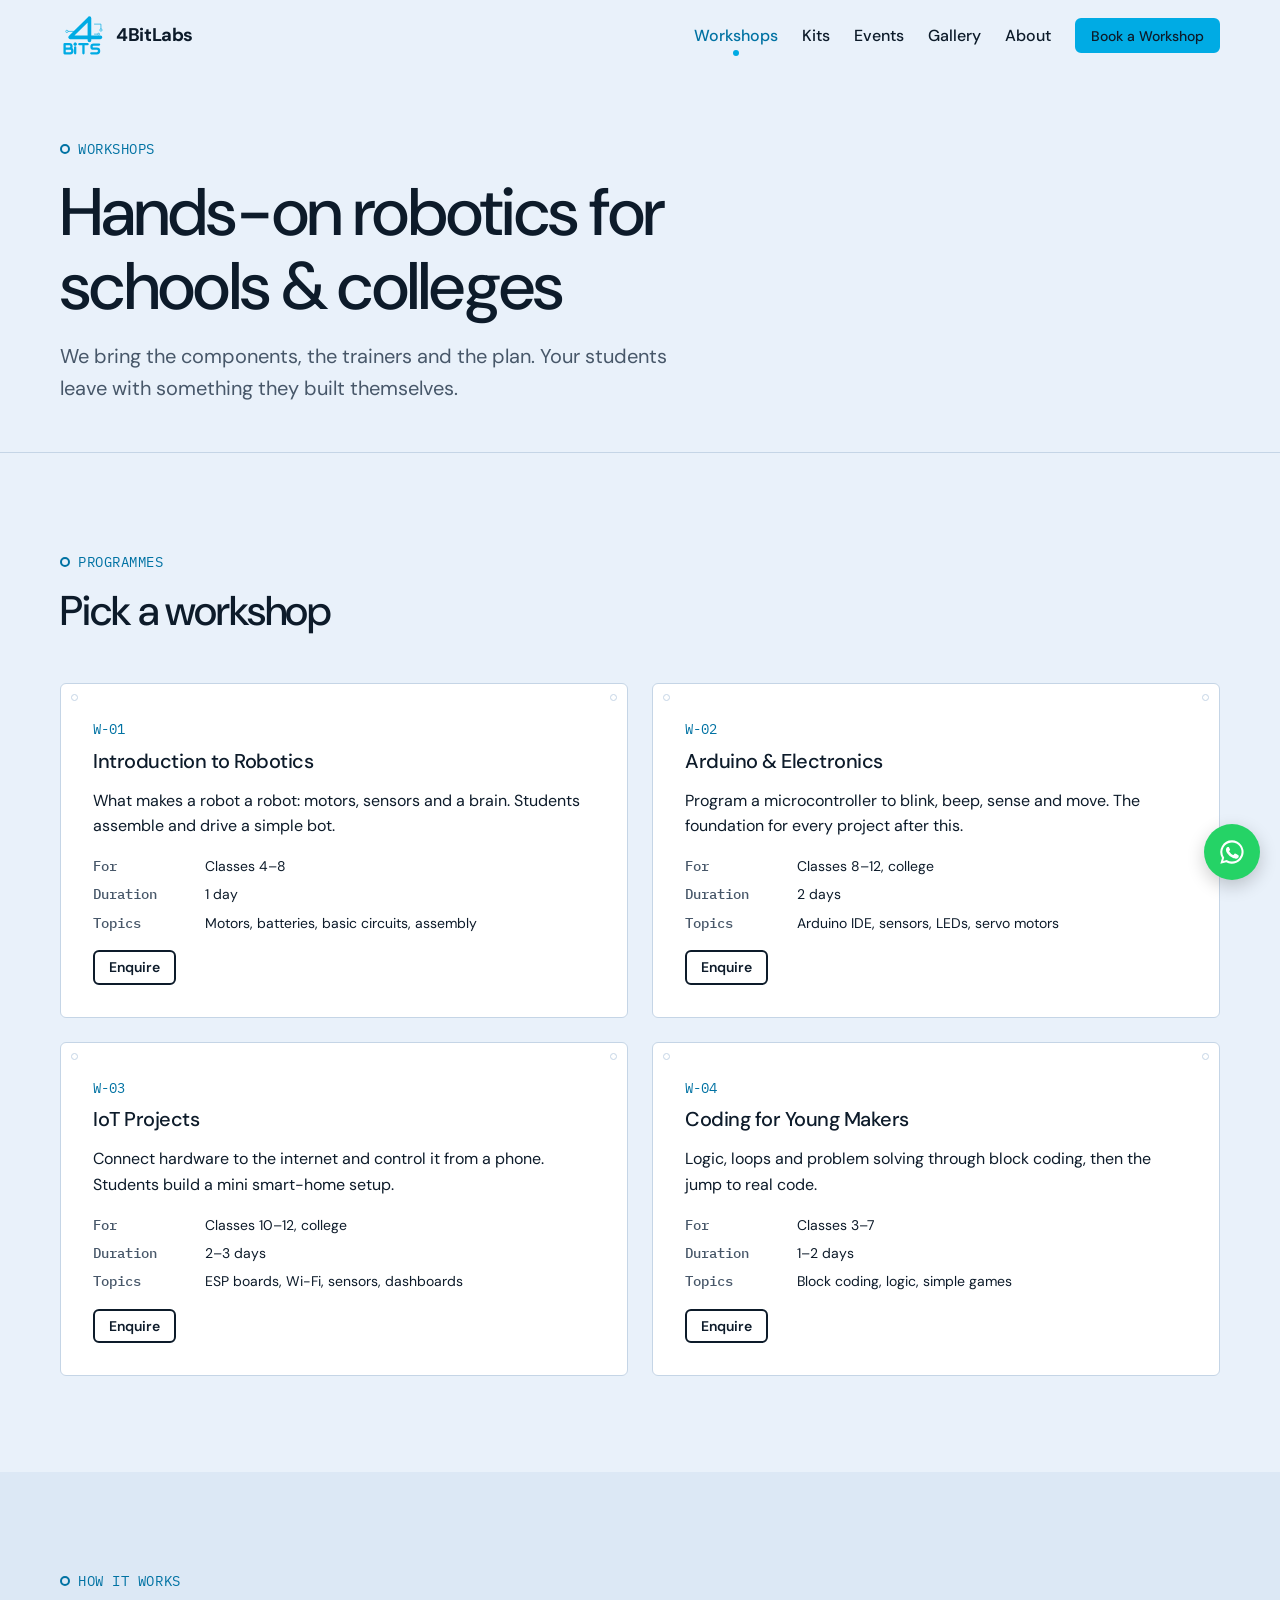
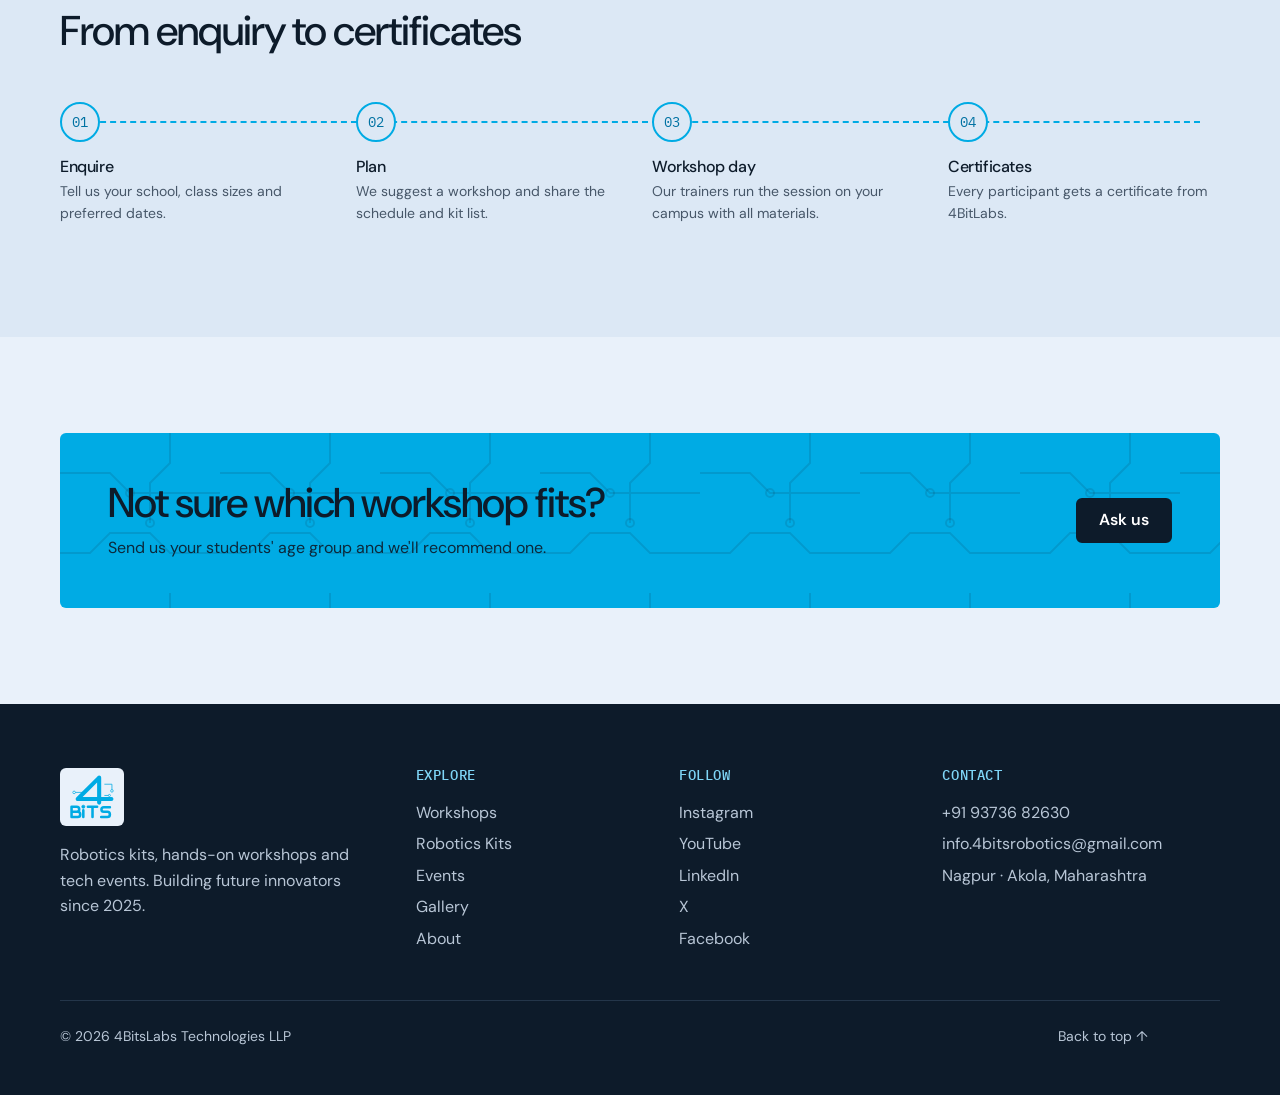
<file: workshops.html>
<!doctype html>
<html lang="en">
<head>
  <meta charset="utf-8">
  <meta name="viewport" content="width=device-width, initial-scale=1">
  <title>Robotics & Coding Workshops for Schools | 4BitLabs</title>
  <meta name="description" content="Hands-on robotics, Arduino, IoT and coding workshops for schools and colleges. Book a 4BitLabs workshop for your institution.">
  <link rel="canonical" href="https://4bitlabs.in/workshops.html">
  <meta property="og:type" content="website">
  <meta property="og:site_name" content="4BitLabs">
  <meta property="og:title" content="Robotics & Coding Workshops for Schools | 4BitLabs">
  <meta property="og:description" content="Hands-on robotics, Arduino, IoT and coding workshops for schools and colleges. Book a 4BitLabs workshop for your institution.">
  <meta property="og:url" content="https://4bitlabs.in/workshops.html">
  <meta name="theme-color" content="#00abe4">
  <link rel="icon" href="images/favicon.svg" type="image/svg+xml">
  <link rel="preconnect" href="https://fonts.googleapis.com">
  <link rel="preconnect" href="https://fonts.gstatic.com" crossorigin>
  <link rel="stylesheet" href="https://fonts.googleapis.com/css2?family=DM+Sans:opsz,wght@9..40,400..700&family=IBM+Plex+Mono:wght@400;500&display=swap">
  <link rel="stylesheet" href="css/styles.css">
  <script src="js/main.js" defer></script>
</head>
<body>
  <a class="skip-link" href="#main">Skip to content</a>

  <header class="site-header">
    <div class="wrap">
      <a class="brand" href="index.html">
        <img src="images/logo.svg" alt="" width="46" height="41">
        <span>4BitLabs</span>
      </a>
      <button class="nav-toggle" type="button" aria-expanded="false" aria-controls="site-nav" aria-label="Open menu"><span></span></button>
      <nav class="site-nav" id="site-nav" aria-label="Main">
        <ul class="nav-list">
        <li><a href="workshops.html" aria-current="page">Workshops</a></li>
        <li><a href="kits.html">Kits</a></li>
        <li><a href="events.html">Events</a></li>
        <li><a href="gallery.html">Gallery</a></li>
        <li><a href="about.html">About</a></li>
        <li><a class="btn btn--primary btn--small" href="contact.html">Book a Workshop</a></li>
        </ul>
      </nav>
    </div>
  </header>

  <main id="main">
    <section class="page-hero">
      <div class="wrap">
        <p class="label">Workshops</p>
        <h1>Hands-on robotics for schools &amp; colleges</h1>
        <p class="lead">We bring the components, the trainers and the plan. Your students leave with something they built themselves.</p>
      </div>
    </section>

    <section class="section" aria-labelledby="programmes">
      <div class="wrap">
        <div class="section-head reveal">
          <p class="label">Programmes</p>
          <h2 id="programmes">Pick a workshop</h2>
        </div>
        <div class="grid grid-2">
          <article class="card reveal" id="intro-robotics">
            <span class="card-num">W-01</span>
            <h3>Introduction to Robotics</h3>
            <p>What makes a robot a robot: motors, sensors and a brain. Students assemble and drive a simple bot.</p>
            <ul class="specs">
              <li><b>For</b>Classes 4–8</li>
              <li><b>Duration</b>1 day</li>
              <li><b>Topics</b>Motors, batteries, basic circuits, assembly</li>
            </ul>
            <a class="btn btn--small" href="contact.html?workshop=Introduction%20to%20Robotics">Enquire</a>
          </article>
          <article class="card reveal" id="arduino">
            <span class="card-num">W-02</span>
            <h3>Arduino &amp; Electronics</h3>
            <p>Program a microcontroller to blink, beep, sense and move. The foundation for every project after this.</p>
            <ul class="specs">
              <li><b>For</b>Classes 8–12, college</li>
              <li><b>Duration</b>2 days</li>
              <li><b>Topics</b>Arduino IDE, sensors, LEDs, servo motors</li>
            </ul>
            <a class="btn btn--small" href="contact.html?workshop=Arduino%20%26%20Electronics">Enquire</a>
          </article>
          <article class="card reveal" id="iot">
            <span class="card-num">W-03</span>
            <h3>IoT Projects</h3>
            <p>Connect hardware to the internet and control it from a phone. Students build a mini smart-home setup.</p>
            <ul class="specs">
              <li><b>For</b>Classes 10–12, college</li>
              <li><b>Duration</b>2–3 days</li>
              <li><b>Topics</b>ESP boards, Wi-Fi, sensors, dashboards</li>
            </ul>
            <a class="btn btn--small" href="contact.html?workshop=IoT%20Projects">Enquire</a>
          </article>
          <article class="card reveal" id="coding">
            <span class="card-num">W-04</span>
            <h3>Coding for Young Makers</h3>
            <p>Logic, loops and problem solving through block coding, then the jump to real code.</p>
            <ul class="specs">
              <li><b>For</b>Classes 3–7</li>
              <li><b>Duration</b>1–2 days</li>
              <li><b>Topics</b>Block coding, logic, simple games</li>
            </ul>
            <a class="btn btn--small" href="contact.html?workshop=Coding%20for%20Young%20Makers">Enquire</a>
          </article>
        </div>
      </div>
    </section>

    <section class="section section--alt" aria-labelledby="how">
      <div class="wrap">
        <div class="section-head reveal">
          <p class="label">How it works</p>
          <h2 id="how">From enquiry to certificates</h2>
        </div>
        <ol class="steps reveal">
          <li><h3>Enquire</h3><p>Tell us your school, class sizes and preferred dates.</p></li>
          <li><h3>Plan</h3><p>We suggest a workshop and share the schedule and kit list.</p></li>
          <li><h3>Workshop day</h3><p>Our trainers run the session on your campus with all materials.</p></li>
          <li><h3>Certificates</h3><p>Every participant gets a certificate from 4BitLabs.</p></li>
        </ol>
      </div>
    </section>

    <section class="section">
      <div class="wrap">
        <div class="cta reveal">
          <div>
            <h2>Not sure which workshop fits?</h2>
            <p>Send us your students' age group and we'll recommend one.</p>
          </div>
          <a class="btn" href="contact.html">Ask us</a>
        </div>
      </div>
    </section>
  </main>

  <footer class="site-footer">
    <div class="wrap">
      <div class="footer-grid">
        <div class="footer-brand">
          <img src="images/logo.svg" alt="4BitLabs" width="64" height="58" loading="lazy">
          <p>Robotics kits, hands-on workshops and tech events. Building future innovators since 2025.</p>
        </div>
        <div>
          <h2>Explore</h2>
          <ul>
            <li><a href="workshops.html">Workshops</a></li>
            <li><a href="kits.html">Robotics Kits</a></li>
            <li><a href="events.html">Events</a></li>
            <li><a href="gallery.html">Gallery</a></li>
            <li><a href="about.html">About</a></li>
          </ul>
        </div>
        <div>
          <h2>Follow</h2>
          <ul>
            <li><a href="https://www.instagram.com/4bitlabs_official" rel="noopener" target="_blank">Instagram</a></li>
            <li><a href="https://www.youtube.com/@4bitlabsnagpur" rel="noopener" target="_blank">YouTube</a></li>
            <li><a href="https://www.linkedin.com/company/4bitlab/" rel="noopener" target="_blank">LinkedIn</a></li>
            <li><a href="https://x.com/4bitlabs_" rel="noopener" target="_blank">X</a></li>
            <li><a href="https://www.facebook.com/people/4BitLabs/61578198935485/" rel="noopener" target="_blank">Facebook</a></li>
          </ul>
        </div>
        <div>
          <h2>Contact</h2>
          <ul>
            <li><a href="tel:+919373682630">+91 93736 82630</a></li>
            <li><a href="mailto:info.4bitsrobotics@gmail.com">info.4bitsrobotics@gmail.com</a></li>
            <li>Nagpur · Akola, Maharashtra</li>
          </ul>
        </div>
      </div>
      <div class="footer-bottom">
        <p>© <span data-year>2026</span> 4BitsLabs Technologies LLP</p>
        <p><a href="#main">Back to top ↑</a></p>
      </div>
    </div>
  </footer>

  <a class="wa-float" href="https://wa.me/919373682630?text=Hi%204BitLabs%2C%20I%20have%20a%20question" rel="noopener" target="_blank" aria-label="Chat with us on WhatsApp">
    <svg viewBox="0 0 24 24" fill="currentColor" aria-hidden="true"><path d="M12 2a10 10 0 0 0-8.6 15.1L2 22l5-1.3A10 10 0 1 0 12 2zm0 18.2a8.2 8.2 0 0 1-4.2-1.1l-.3-.2-3 .8.8-2.9-.2-.3A8.2 8.2 0 1 1 12 20.2zm4.5-6.1c-.2-.1-1.5-.7-1.7-.8s-.4-.1-.6.1-.7.8-.8 1-.3.2-.5.1a6.7 6.7 0 0 1-3.3-2.9c-.3-.4.3-.4.7-1.3.1-.2 0-.3 0-.4l-.8-1.8c-.2-.5-.4-.4-.6-.4h-.5a1 1 0 0 0-.7.3 3 3 0 0 0-.9 2.2 5.2 5.2 0 0 0 1.1 2.8 11.9 11.9 0 0 0 4.6 4c1.7.7 2.4.8 3.2.7a2.8 2.8 0 0 0 1.9-1.3 2.3 2.3 0 0 0 .2-1.3c-.1-.1-.3-.2-.5-.3z"/></svg>
  </a>
</body>
</html>
</file>
<file: css/styles.css>
/* =========================================================
   4BitLabs: main stylesheet
   1. Tokens   2. Base   3. Layout   4. Header & nav
   5. Buttons  6. Components   7. Pages   8. Footer
   9. Motion   10. Responsive
   ========================================================= */

/* ---------- 1. Tokens ---------- */
:root {
  /* palette: light blue, bright blue, white */
  --accent: #00abe4;        /* fills, borders, decoration */
  --accent-dark: #0094c6;   /* hover fill */
  --accent-strong: #0090c8; /* large accent text (3:1 on paper) */
  --accent-ink: #0072a3;    /* small accent text (4.5:1 on paper) */
  --accent-tint: #d6effa;
  --paper: #e9f1fa;
  --paper-2: #dce8f5;
  --card: #ffffff;
  --ink: #0d1b2a;
  --ink-2: #475769;
  --line: #c5d5e6;
  --trace: #d3e1f0;

  /* type */
  --font-body: "DM Sans", system-ui, sans-serif;
  --font-mono: "IBM Plex Mono", ui-monospace, monospace;
  --step--1: 0.875rem;
  --step-0: 1rem;
  --step-1: 1.25rem;
  --step-2: 1.6rem;
  --step-3: clamp(1.9rem, 1.4rem + 2vw, 2.6rem);
  --step-4: clamp(2.4rem, 1.6rem + 3.6vw, 4.2rem);

  /* spacing (multiples of 8px) */
  --s-1: 0.5rem;
  --s-2: 1rem;
  --s-3: 1.5rem;
  --s-4: 2rem;
  --s-6: 3rem;
  --s-8: 4rem;
  --s-12: 6rem;

  --radius: 6px;
  --wrap: 1160px;
  --header-h: 72px;
}

/* ---------- 2. Base ---------- */
*,
*::before,
*::after { box-sizing: border-box; }

html { scroll-behavior: smooth; scroll-padding-top: var(--header-h); }

body {
  margin: 0;
  background: var(--paper);
  color: var(--ink);
  font-family: var(--font-body);
  font-size: var(--step-0);
  line-height: 1.6;
  -webkit-font-smoothing: antialiased;
}

img, svg { max-width: 100%; display: block; }
figure { margin: 0; }

h1, h2, h3, h4 {
  margin: 0 0 var(--s-2);
  font-weight: 500;
  line-height: 1.1;
  letter-spacing: -0.025em;
}
h1 { font-size: var(--step-4); }
h2 { font-size: var(--step-3); }
h3 { font-size: var(--step-1); }
p { margin: 0 0 var(--s-2); }

a { color: inherit; text-decoration-color: var(--accent); text-underline-offset: 3px; }
a:hover { color: var(--accent-ink); }

:focus-visible { outline: 3px solid var(--accent); outline-offset: 3px; }

.skip-link {
  position: absolute;
  left: var(--s-2);
  top: -100px;
  z-index: 100;
  padding: var(--s-1) var(--s-2);
  background: var(--ink);
  color: #fff;
}
.skip-link:focus { top: var(--s-2); }

.visually-hidden {
  position: absolute !important;
  width: 1px; height: 1px;
  overflow: hidden;
  clip: rect(0 0 0 0);
  white-space: nowrap;
}

/* ---------- 3. Layout ---------- */
.wrap { width: min(100% - 2rem, var(--wrap)); margin-inline: auto; }

.section { padding-block: var(--s-12); }
.section--tight { padding-block: var(--s-8); }
.section--dark { background: var(--ink); color: var(--paper); }
.section--dark .label { color: #7fd6f7; }
.section--alt { background: var(--paper-2); }

.grid { display: grid; gap: var(--s-3); }
.grid-2 { grid-template-columns: repeat(2, 1fr); }
.grid-3 { grid-template-columns: repeat(3, 1fr); }
.grid-4 { grid-template-columns: repeat(4, 1fr); }

/* section heading: mono label + title, like a pin label on a PCB */
.section-head { max-width: 40rem; margin-bottom: var(--s-6); }
.label {
  display: inline-flex;
  align-items: center;
  gap: var(--s-1);
  margin-bottom: var(--s-2);
  font-family: var(--font-mono);
  font-size: var(--step--1);
  letter-spacing: 0.04em;
  color: var(--accent-ink);
  text-transform: uppercase;
}
.label::before {
  content: "";
  width: 10px; height: 10px;
  border: 2px solid currentColor;
  border-radius: 50%;
}
.lead { font-size: var(--step-1); color: var(--ink-2); }
.section--dark .lead { color: #b8c6d6; }

/* ---------- 4. Header & nav ---------- */
.site-header {
  position: sticky;
  top: 0;
  z-index: 50;
  height: var(--header-h);
  background: rgb(233 241 250 / 0.92);
  backdrop-filter: blur(8px);
  border-bottom: 1px solid transparent;
  transition: border-color 0.2s;
}
.site-header.is-scrolled { border-bottom-color: var(--line); }

.site-header .wrap {
  height: 100%;
  display: flex;
  align-items: center;
  justify-content: space-between;
  gap: var(--s-3);
}

.brand { display: flex; align-items: center; gap: 10px; text-decoration: none; }
.brand img { width: 46px; height: auto; }
.brand span { font-weight: 700; font-size: 1.15rem; letter-spacing: -0.02em; }

.nav-list {
  display: flex;
  align-items: center;
  gap: var(--s-3);
  margin: 0;
  padding: 0;
  list-style: none;
}
.nav-list a { text-decoration: none; font-weight: 500; position: relative; }
.nav-list a[aria-current="page"] { color: var(--accent-ink); }
.nav-list a.btn[aria-current="page"] { color: var(--ink); }
.nav-list a.btn::after { display: none; }
.nav-list a[aria-current="page"]::after {
  content: "";
  position: absolute;
  left: 50%;
  bottom: -10px;
  width: 6px; height: 6px;
  margin-left: -3px;
  border-radius: 50%;
  background: var(--accent);
}

.nav-toggle {
  display: none;
  width: 44px; height: 44px;
  padding: 0;
  border: 1.5px solid var(--ink);
  border-radius: var(--radius);
  background: none;
  cursor: pointer;
}
.nav-toggle span,
.nav-toggle span::before,
.nav-toggle span::after {
  display: block;
  width: 20px; height: 2px;
  margin: auto;
  background: var(--ink);
  transition: transform 0.2s, opacity 0.2s;
}
.nav-toggle span { position: relative; }
.nav-toggle span::before,
.nav-toggle span::after { content: ""; position: absolute; left: 0; }
.nav-toggle span::before { top: -6px; }
.nav-toggle span::after { top: 6px; }
.nav-toggle[aria-expanded="true"] span { background: transparent; }
.nav-toggle[aria-expanded="true"] span::before { transform: translateY(6px) rotate(45deg); }
.nav-toggle[aria-expanded="true"] span::after { transform: translateY(-6px) rotate(-45deg); }

/* ---------- 5. Buttons ---------- */
.btn {
  display: inline-flex;
  align-items: center;
  gap: 0.5em;
  padding: 0.8em 1.3em;
  border: 2px solid var(--ink);
  border-radius: var(--radius);
  background: transparent;
  color: var(--ink);
  font: inherit;
  font-weight: 600;
  line-height: 1;
  text-decoration: none;
  cursor: pointer;
  transition: transform 0.15s, box-shadow 0.15s, background-color 0.15s;
}
.btn:hover { color: var(--ink); transform: translate(-2px, -2px); box-shadow: 3px 3px 0 var(--ink); }
.btn:active { transform: none; box-shadow: none; }

.btn--primary { background: var(--accent); border-color: var(--accent); color: var(--ink); }
.btn--primary:hover { color: var(--ink); background: var(--accent-dark); border-color: var(--accent-dark); box-shadow: 3px 3px 0 var(--ink); }

.btn--light { border-color: var(--paper); color: var(--paper); }
.btn--light:hover { color: var(--paper); box-shadow: 3px 3px 0 var(--accent); }

.btn--small { padding: 0.6em 1em; font-size: var(--step--1); }

.btn-row { display: flex; flex-wrap: wrap; gap: var(--s-2); }

/* ---------- 6. Components ---------- */

/* card with solder-pad corners */
.card {
  position: relative;
  padding: var(--s-4);
  background: var(--card);
  border: 1.5px solid var(--line);
  border-radius: var(--radius);
}
.card::before,
.card::after {
  content: "";
  position: absolute;
  top: 10px;
  width: 7px; height: 7px;
  border: 1.5px solid var(--line);
  border-radius: 50%;
}
.card::before { left: 10px; }
.card::after { right: 10px; }
.card h3 { margin-top: var(--s-1); }
.card p:last-child { margin-bottom: 0; }

.card--link { display: block; color: inherit; text-decoration: none; transition: border-color 0.2s, transform 0.2s; }
.card--link:hover { color: inherit; }
.card--link:hover { border-color: var(--accent); transform: translateY(-3px); }
.card--link:hover::before,
.card--link:hover::after { border-color: var(--accent); background: var(--accent); }

.card-num { font-family: var(--font-mono); font-size: var(--step--1); color: var(--accent-ink); }

.icon { width: 44px; height: 44px; margin-bottom: var(--s-2); color: var(--accent-ink); }

/* photo placeholder until real photos arrive */
.photo {
  position: relative;
  display: grid;
  place-items: center;
  aspect-ratio: 4 / 3;
  overflow: hidden;
  border-radius: var(--radius);
  background-color: var(--paper-2);
  background-image:
    linear-gradient(var(--trace) 1px, transparent 1px),
    linear-gradient(90deg, var(--trace) 1px, transparent 1px);
  background-size: 24px 24px;
  border: 1.5px solid var(--line);
}
.photo img { width: 100%; height: 100%; object-fit: cover; }
.photo figcaption,
.photo .photo-tag {
  padding: 4px 10px;
  background: var(--card);
  border: 1px solid var(--line);
  border-radius: 99px;
  font-family: var(--font-mono);
  font-size: 0.75rem;
  color: var(--ink-2);
}

/* stats strip */
.stats { display: grid; grid-template-columns: repeat(4, 1fr); border-block: 1.5px solid var(--ink); }
.stat { padding: var(--s-4) var(--s-3); border-left: 1.5px solid var(--ink); }
.stat:first-child { border-left: 0; }
.stat strong { display: block; font-size: var(--step-3); font-weight: 600; line-height: 1; }
.stat span { font-family: var(--font-mono); font-size: var(--step--1); color: var(--ink-2); }

/* steps joined by a trace */
.steps {
  counter-reset: step;
  display: grid;
  grid-template-columns: repeat(4, 1fr);
  gap: var(--s-3);
  margin: 0;
  padding: 0;
  list-style: none;
  position: relative;
}
.steps::before {
  content: "";
  position: absolute;
  top: 19px;
  left: 20px;
  right: 20px;
  border-top: 2px dashed var(--accent);
}
.steps li { position: relative; counter-increment: step; }
.steps li::before {
  content: counter(step, decimal-leading-zero);
  display: grid;
  place-items: center;
  width: 40px; height: 40px;
  margin-bottom: var(--s-2);
  border: 2px solid var(--accent);
  border-radius: 50%;
  background: var(--paper);
  font-family: var(--font-mono);
  font-size: var(--step--1);
  color: var(--accent-ink);
}
.section--alt .steps li::before { background: var(--paper-2); }
.steps h3 { font-size: var(--step-0); margin-bottom: 4px; }
.steps p { color: var(--ink-2); font-size: var(--step--1); }

/* chips: filters and tags */
.chips { display: flex; flex-wrap: wrap; gap: var(--s-1); margin-bottom: var(--s-4); padding: 0; list-style: none; }
.chip {
  padding: 0.45em 1em;
  border: 1.5px solid var(--ink);
  border-radius: 99px;
  background: none;
  font: inherit;
  font-size: var(--step--1);
  cursor: pointer;
}
.chip[aria-pressed="true"] { background: var(--ink); color: var(--paper); }
.tag {
  display: inline-block;
  padding: 2px 8px;
  border-radius: 4px;
  background: var(--accent-tint);
  color: var(--accent-ink);
  font-family: var(--font-mono);
  font-size: 0.75rem;
}

/* spec list (age · duration · topics) */
.specs { display: grid; gap: 6px; margin: var(--s-2) 0; padding: 0; list-style: none; font-size: var(--step--1); }
.specs li { display: flex; gap: var(--s-1); }
.specs b { min-width: 6.5rem; font-family: var(--font-mono); font-weight: 500; color: var(--ink-2); }

/* CTA band */
.cta {
  display: grid;
  grid-template-columns: 1.4fr auto;
  align-items: center;
  gap: var(--s-4);
  padding: var(--s-6);
  border-radius: var(--radius);
  background: var(--accent);
  color: var(--ink);
  background-image: url("data:image/svg+xml,%3Csvg xmlns='http://www.w3.org/2000/svg' width='160' height='160' fill='none' stroke='%230d1b2a' stroke-opacity='.12' stroke-width='2'%3E%3Cpath d='M0 40h50l20 20h90M0 120h30l20-20h40l20 20h50M110 0v30l-20 20v40'/%3E%3Ccircle cx='70' cy='60' r='4'/%3E%3Ccircle cx='90' cy='90' r='4'/%3E%3C/svg%3E");
}
.cta h2 { margin-bottom: var(--s-1); }
.cta p { margin: 0; opacity: 0.9; }
.cta .btn { background: var(--ink); border-color: var(--ink); color: #fff; }
.cta .btn:hover { box-shadow: 3px 3px 0 #fff; }

/* page hero for inner pages */
.page-hero { padding-block: var(--s-8) var(--s-6); border-bottom: 1.5px solid var(--line); }
.page-hero h1 { max-width: 16ch; }
.page-hero .lead { max-width: 40rem; margin: 0; }

/* forms */
.form { display: grid; gap: var(--s-3); }
.form-row { display: grid; grid-template-columns: 1fr 1fr; gap: var(--s-3); }
.field { display: grid; gap: 6px; }
.field label { font-weight: 600; font-size: var(--step--1); }
.field input,
.field select,
.field textarea {
  width: 100%;
  padding: 0.8em 0.9em;
  border: 1.5px solid var(--line);
  border-radius: var(--radius);
  background: var(--card);
  color: var(--ink);
  font: inherit;
}
.field textarea { min-height: 140px; resize: vertical; }
.field input:focus,
.field select:focus,
.field textarea:focus { outline: none; border-color: var(--ink); box-shadow: 0 0 0 3px var(--accent-tint); }
.field.has-error input,
.field.has-error select,
.field.has-error textarea { border-color: var(--accent); }
.field-error { min-height: 1.2em; font-size: var(--step--1); color: var(--accent-ink); }
.form-status { padding: var(--s-2); border-radius: var(--radius); font-weight: 600; }
.form-status:empty { display: none; }
.form-status.is-success { background: #e2f1e4; color: #1f5a2b; }
.form-status.is-error { background: var(--accent-tint); color: var(--accent-ink); }

/* floating WhatsApp button */
.wa-float {
  position: fixed;
  right: 20px;
  bottom: 20px;
  z-index: 40;
  display: grid;
  place-items: center;
  width: 56px; height: 56px;
  border-radius: 50%;
  background: #25d366;
  color: #fff;
  box-shadow: 0 6px 18px rgb(0 0 0 / 0.2);
  transition: transform 0.2s;
}
.wa-float:hover { color: #fff; transform: scale(1.08); }
.wa-float svg { width: 28px; height: 28px; }

/* ---------- 7. Pages ---------- */

/* home: scroll-driven 3D robot stage */
.stage { position: relative; height: 420vh; }
.stage-sticky {
  position: sticky;
  top: var(--header-h);
  height: calc(100vh - var(--header-h));
  height: calc(100svh - var(--header-h));
  overflow: hidden;
  background: radial-gradient(ellipse 70% 60% at 50% 45%, #f7fbff 0%, var(--paper) 70%);
}
.stage-wordmark {
  position: absolute;
  inset: 8% 0 auto;
  margin: 0;
  text-align: center;
  font-size: clamp(7rem, 26vw, 24rem);
  font-weight: 700;
  line-height: 0.85;
  letter-spacing: -0.02em;
  color: transparent;
  -webkit-text-stroke: 1.5px rgb(13 27 42 / 0.12);
  user-select: none;
  pointer-events: none;
  transition: opacity 0.6s;
}
.stage[data-step="1"] .stage-wordmark,
.stage[data-step="2"] .stage-wordmark,
.stage[data-step="3"] .stage-wordmark { opacity: 0.4; }
.stage-canvas { position: absolute; inset: 0; }
.stage-canvas canvas { display: block; width: 100% !important; height: 100% !important; }

.stage-panel {
  position: absolute;
  opacity: 0;
  transform: translateY(24px);
  transition: opacity 0.5s ease, transform 0.5s ease;
  pointer-events: none;
}
.stage-panel.is-active { opacity: 1; transform: none; pointer-events: auto; }

.stage-panel--intro {
  inset: auto 0 0;
  display: grid;
  grid-template-columns: 1.2fr 1fr;
  align-items: end;
  gap: var(--s-6);
  width: min(100% - 2rem, var(--wrap));
  margin: 0 auto;
  padding-bottom: var(--s-6);
}
.stage-panel--intro h1 { margin: 0; font-size: clamp(2.2rem, 1.4rem + 3vw, 3.8rem); }
.stage-panel--intro h1 em { font-style: normal; color: var(--accent-strong); }
.stage-panel--intro .lead { font-size: var(--step-0); margin-bottom: var(--s-3); }

.stage-panel--left,
.stage-panel--right { top: 50%; width: min(26rem, 40vw); translate: 0 -50%; }
.stage-panel--left { left: max(1rem, calc((100vw - var(--wrap)) / 2)); }
.stage-panel--right { right: max(1rem, calc((100vw - var(--wrap)) / 2)); }
.stage-panel h2 { font-size: var(--step-3); }
.stage-panel p { color: var(--ink-2); }
.stage-num {
  display: inline-block;
  margin-bottom: var(--s-2);
  font-family: var(--font-mono);
  font-size: var(--step--1);
  color: var(--accent-ink);
}

.stage-progress {
  position: absolute;
  right: 20px;
  top: 50%;
  display: grid;
  gap: 10px;
  translate: 0 -50%;
}
.stage-progress span {
  width: 9px; height: 9px;
  border: 1.5px solid var(--ink);
  border-radius: 50%;
  transition: background-color 0.3s;
}
.stage-progress span.is-active { background: var(--accent); border-color: var(--accent); }
.stage-hint {
  position: absolute;
  left: 50%;
  top: var(--s-3);
  margin: 0;
  translate: -50% 0;
  font-family: var(--font-mono);
  font-size: var(--step--1);
  color: var(--ink-2);
  transition: opacity 0.3s;
}
.stage:not([data-step="0"]) .stage-hint { opacity: 0; }

/* no WebGL / reduced motion: panels stack as normal content */
.stage.is-static { height: auto; }
.stage.is-static .stage-sticky { position: relative; top: 0; height: auto; padding-block: var(--s-8); }
.stage.is-static .stage-canvas { position: relative; height: 50vh; min-height: 320px; }
.stage.is-static .stage-panel {
  position: relative;
  inset: auto;
  translate: none;
  width: min(100% - 2rem, var(--wrap));
  margin: 0 auto var(--s-6);
  opacity: 1;
  transform: none;
  pointer-events: auto;
}
.stage.is-static .stage-wordmark,
.stage.is-static .stage-progress,
.stage.is-static .stage-hint { display: none; }

/* event banner */
.event-banner { display: grid; grid-template-columns: 1.3fr 1fr; gap: var(--s-6); align-items: center; }
.event-date {
  display: grid;
  place-items: center;
  width: 84px;
  margin-bottom: var(--s-2);
  padding: var(--s-1);
  border: 2px solid var(--paper);
  border-radius: var(--radius);
  font-family: var(--font-mono);
  line-height: 1.2;
}
.event-date b { font-size: var(--step-2); font-family: var(--font-body); }

/* gallery */
.gallery { display: grid; grid-template-columns: repeat(3, 1fr); gap: var(--s-2); }
.gallery-item { margin: 0; }
.gallery-item[hidden] { display: none; }
.gallery-item button { all: unset; display: block; width: 100%; cursor: zoom-in; }
.gallery-item button:focus-visible { outline: 3px solid var(--accent); outline-offset: 3px; }

.lightbox {
  width: min(92vw, 900px);
  padding: 0;
  border: 0;
  border-radius: var(--radius);
  background: var(--card);
}
.lightbox::backdrop { background: rgb(8 18 28 / 0.85); }
.lightbox .photo { aspect-ratio: 16 / 10; border: 0; border-radius: 0; }
.lightbox-bar { display: flex; justify-content: space-between; align-items: center; gap: var(--s-2); padding: var(--s-2) var(--s-3); }
.lightbox-bar p { margin: 0; }

/* about */
.timeline { margin: 0; padding: 0; list-style: none; border-left: 2px solid var(--accent); }
.timeline li { position: relative; padding: 0 0 var(--s-4) var(--s-4); }
.timeline li::before {
  content: "";
  position: absolute;
  left: -8px;
  top: 4px;
  width: 14px; height: 14px;
  border: 2px solid var(--accent);
  border-radius: 50%;
  background: var(--paper);
}
.timeline b { font-family: var(--font-mono); color: var(--accent-ink); }

.person .photo { aspect-ratio: 1; margin-bottom: var(--s-2); }
.person p { color: var(--ink-2); font-size: var(--step--1); }

/* contact */
.contact-grid { display: grid; grid-template-columns: 1.3fr 1fr; gap: var(--s-6); align-items: start; }
.contact-list { display: grid; gap: var(--s-3); margin: 0; padding: 0; list-style: none; }
.contact-list h3 { font-size: var(--step-0); margin-bottom: 4px; }
.contact-list p { margin: 0; color: var(--ink-2); }
.map { width: 100%; aspect-ratio: 4 / 3; border: 1.5px solid var(--line); border-radius: var(--radius); }

/* 404 */
.not-found { min-height: 60vh; display: grid; place-items: center; text-align: center; }
.not-found .code { font-family: var(--font-mono); font-size: var(--step-4); color: var(--accent-ink); }

/* ---------- 8. Footer ---------- */
.site-footer { padding-block: var(--s-8) var(--s-4); background: var(--ink); color: #b8c6d6; }
.site-footer a { text-decoration: none; }
.site-footer a:hover { color: #fff; }
.footer-grid { display: grid; grid-template-columns: 1.4fr 1fr 1fr 1.2fr; gap: var(--s-4); }
.footer-grid h2 {
  font-family: var(--font-mono);
  font-size: var(--step--1);
  font-weight: 500;
  letter-spacing: 0.04em;
  text-transform: uppercase;
  color: #7fd6f7;
}
.footer-grid ul { display: grid; gap: 6px; margin: 0; padding: 0; list-style: none; }
.footer-brand img { width: 64px; margin-bottom: var(--s-2); background: var(--paper); border-radius: var(--radius); padding: 6px; }
.footer-bottom {
  display: flex;
  justify-content: space-between;
  flex-wrap: wrap;
  gap: var(--s-2);
  margin-top: var(--s-6);
  padding-top: var(--s-3);
  padding-right: 72px;
  border-top: 1px solid #24364a;
  font-size: var(--step--1);
}

/* ---------- 9. Motion ---------- */
.reveal { opacity: 0; transform: translateY(16px); transition: opacity 0.6s ease, transform 0.6s ease; }
.reveal.is-visible { opacity: 1; transform: none; }

@media (prefers-reduced-motion: reduce) {
  html { scroll-behavior: auto; }
  *, *::before, *::after { animation: none !important; transition: none !important; }
  .reveal { opacity: 1; transform: none; }
}

/* ---------- 10. Responsive ---------- */
@media (max-width: 960px) {
  .grid-4, .stats { grid-template-columns: repeat(2, 1fr); }
  .stat:nth-child(3) { border-left: 0; }
  .stat:nth-child(n + 3) { border-top: 1.5px solid var(--ink); }
  .footer-grid { grid-template-columns: 1fr 1fr; }
  .steps { grid-template-columns: repeat(2, 1fr); row-gap: var(--s-4); }
  .steps::before { display: none; }
}

@media (max-width: 820px) {
  :root { --header-h: 64px; }

  .nav-toggle { display: block; }
  .site-nav {
    position: fixed;
    inset: var(--header-h) 0 auto 0;
    padding: var(--s-3) 1rem var(--s-4);
    background: var(--paper);
    border-bottom: 1.5px solid var(--ink);
    transform: translateY(-120%);
    visibility: hidden;
    transition: transform 0.25s ease, visibility 0.25s;
  }
  .site-nav.is-open { transform: none; visibility: visible; }
  .nav-list { flex-direction: column; align-items: stretch; gap: 0; }
  .nav-list li { border-bottom: 1px solid var(--line); }
  .nav-list li:last-child { border: 0; padding-top: var(--s-2); }
  .nav-list a:not(.btn) { display: block; padding: 14px 0; font-size: var(--step-1); }
  .nav-list a[aria-current="page"]::after { left: auto; right: 0; bottom: 50%; }
  .nav-list .btn { width: 100%; justify-content: center; }

  .event-banner,
  .contact-grid,
  .cta { grid-template-columns: 1fr; }
  .stage-panel--intro { grid-template-columns: 1fr; gap: var(--s-2); padding-bottom: 5.5rem; }
  .stage-panel--intro .lead { display: none; }
  .stage-panel--left,
  .stage-panel--right {
    inset: auto 1rem 1rem;
    top: auto;
    width: auto;
    translate: none;
    padding: var(--s-3);
    background: rgb(255 255 255 / 0.92);
    border: 1.5px solid var(--line);
    border-radius: var(--radius);
  }
  .stage-panel h2 { font-size: var(--step-2); }
  .stage-progress { right: 10px; top: 40%; }

  .grid-3, .gallery { grid-template-columns: repeat(2, 1fr); }
  .section { padding-block: var(--s-8); }
  .cta { padding: var(--s-4); }
}

/* short screens (phones in landscape, small laptop windows): keep the intro clear of the robot */
@media (max-width: 820px) and (max-height: 720px) {
  .stage-panel--intro { padding-bottom: 4.5rem; }
  .stage-panel--intro .label { display: none; }
  .stage-panel--intro h1 { font-size: 1.75rem; }
  .stage-panel--intro .btn-row .btn { flex: 0 0 auto; }
  .stage-panel--left,
  .stage-panel--right { padding: var(--s-2); }
  .stage-panel h2 { font-size: var(--step-1); }
}

@media (max-width: 560px) {
  .grid-2, .grid-3, .grid-4, .gallery, .form-row, .footer-grid, .steps { grid-template-columns: 1fr; }
  .stats { grid-template-columns: 1fr 1fr; }
  .card { padding: var(--s-3); }
  .btn-row .btn { flex: 1 1 auto; justify-content: center; }
}
</file>
